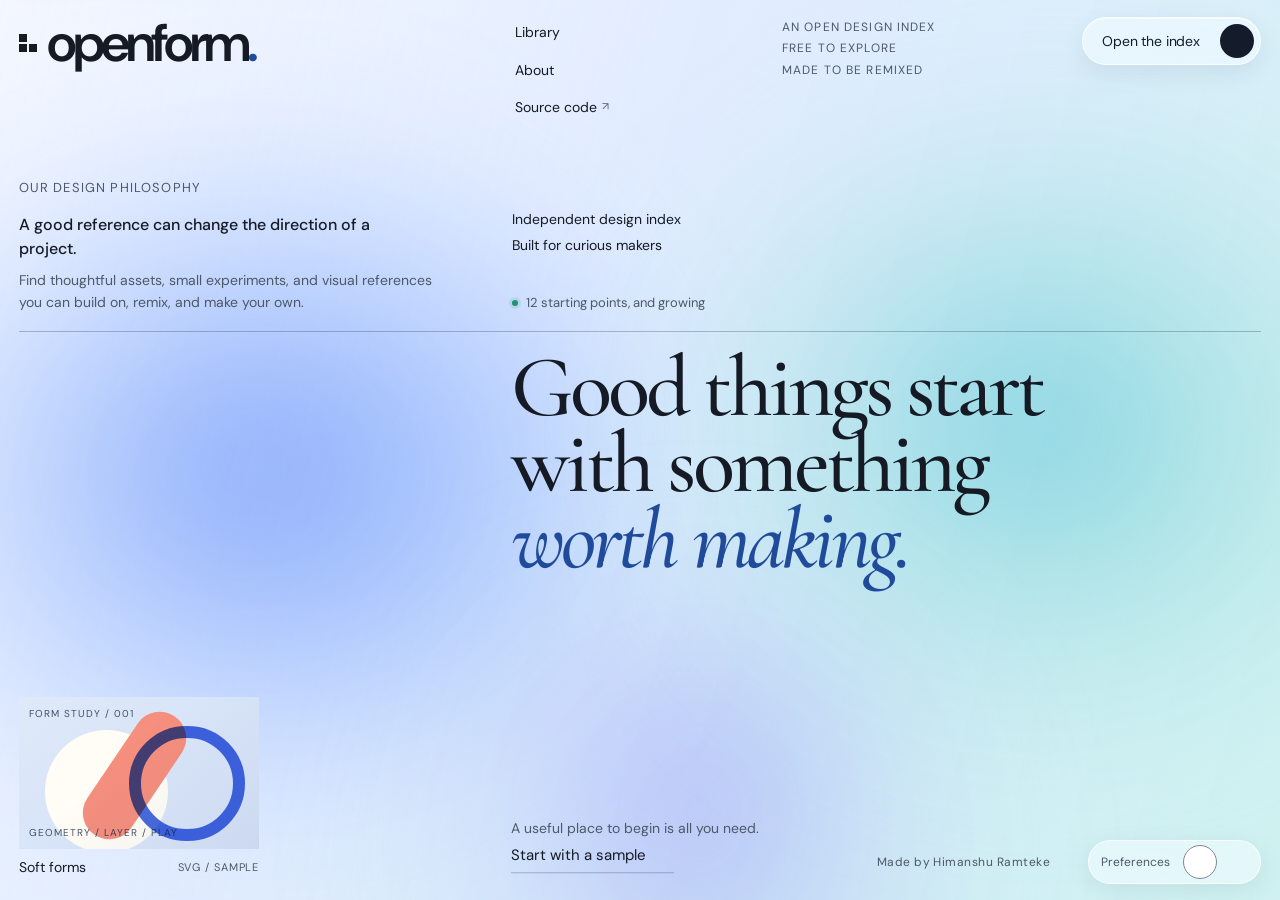
<file: index.html>
<!doctype html>
<html lang="en">
<head>
<meta charset="utf-8"><meta name="viewport" content="width=device-width,initial-scale=1"><meta name="theme-color" content="#eaf1ff">
<meta name="description" content="An independent design index for curious makers. Explore visual resources, experiments, and useful starting points.">
<title>Openform — A place to start something</title>
<link rel="preconnect" href="https://fonts.googleapis.com"><link rel="preconnect" href="https://fonts.gstatic.com" crossorigin>
<link href="https://fonts.googleapis.com/css2?family=Cormorant+Garamond:ital,wght@0,400;0,500;0,600;1,400;1,500;1,600&family=DM+Sans:wght@400;500;600;700&display=swap" rel="stylesheet">
<link rel="stylesheet" href="styles.css?v=20261012-9"><script src="app.js?v=20261012-4" defer></script>
</head>
<body class="home-page">
<a class="skip-link" href="#main-content">Skip to main content</a>
<main class="home-shell" id="main-content">
<section class="hero-panel landing-page" id="top" aria-labelledby="landing-title">
  <div class="landing-background" aria-hidden="true">
    <div class="landing-gradient-base"></div>
    <span class="landing-orb landing-orb-one"></span>
    <span class="landing-orb landing-orb-two"></span>
    <span class="landing-orb landing-orb-three"></span>
    <iframe id="heroGradientEmbed" class="landing-gradient-embed" title="Animated Openform gradient background" src="https://backgrounds.supply/gradient-lab/embed#s=[base64]" data-light-src="https://backgrounds.supply/gradient-lab/embed#s=[base64]" data-dark-src="https://backgrounds.supply/gradient-lab/embed#s=[base64]" loading="eager" tabindex="-1" aria-hidden="true" allow="fullscreen" referrerpolicy="strict-origin-when-cross-origin"></iframe>
    <div class="landing-gradient-wash"></div>
    <div class="landing-grain"></div>
  </div>
  <header class="landing-header">
    <a class="landing-wordmark" href="index.html" aria-label="Openform home"><span class="landing-brand-mark" aria-hidden="true"><i></i><i></i><i></i></span><span>openform<span class="landing-wordmark-dot">.</span></span></a>
    <nav class="landing-nav" aria-label="Main navigation">
      <a href="library.html"><span>Library</span></a>
      <a href="#about"><span>About</span></a>
      <a href="https://github.com/himanshuramteke-sys/openform-preview" target="_blank" rel="noopener noreferrer"><span>Source code <i aria-hidden="true">↗</i></span></a>
    </nav>
    <div class="landing-header-note" aria-label="Openform principles"><span>AN OPEN DESIGN INDEX</span><span>FREE TO EXPLORE</span><span>MADE TO BE REMIXED</span></div>
    <a class="landing-contact" href="library.html"><span class="landing-contact-label">Open the index</span><span class="landing-contact-icon" aria-hidden="true"><span class="mi mi-arrow-up-right"></span></span></a>
  </header>
  <section class="landing-intro" id="about" aria-labelledby="landing-about-title">
    <div class="landing-philosophy">
      <p class="landing-eyebrow" id="landing-about-title">OUR DESIGN PHILOSOPHY</p>
      <p class="landing-philosophy-lead">A good reference can change the direction of a project.</p>
      <p class="landing-philosophy-copy">Find thoughtful assets, small experiments, and visual references you can build on, remix, and make your own.</p>
    </div>
    <div class="landing-facts"><p>Independent design index</p><p>Built for curious makers</p><p class="landing-status"><span aria-hidden="true"></span> 12 starting points, and growing</p></div>
  </section>
  <div class="landing-rule" aria-hidden="true"></div>
  <div class="landing-stage">
    <a class="landing-preview" id="landingPreview" href="library.html" aria-label="Explore the Soft forms sample">
      <div class="landing-preview-art scene-soft" id="landingPreviewArt" aria-hidden="true">
        <span class="landing-preview-kicker">FORM STUDY / 001</span>
        <span class="landing-shape landing-shape-disc"></span><span class="landing-shape landing-shape-cut"></span><span class="landing-shape landing-shape-ring"></span>
        <span class="landing-preview-caption">GEOMETRY / LAYER / PLAY</span>
        <span class="landing-preview-arrow"><span class="mi mi-arrow-up-right" aria-hidden="true"></span></span>
      </div>
      <span class="landing-preview-meta"><span id="landingPreviewTitle">Soft forms</span><span id="landingPreviewFormat">SVG / SAMPLE</span></span>
    </a>
    <div class="landing-statement">
      <h1 id="landing-title">Good things start<br>with something<br><span>worth making.</span></h1>
      <div class="landing-project-link"><p>A useful place to begin is all you need.</p><a href="library.html">Start with a sample <span class="mi mi-arrow-up-right" aria-hidden="true"></span></a></div>
    </div>
  </div>
  <div class="landing-footer">
    <a class="landing-credit" href="https://himanshuramteke.framer.website/" target="_blank" rel="noopener noreferrer">Made by Himanshu Ramteke <span class="mi mi-arrow-up-right" aria-hidden="true"></span></a>
    <div class="landing-preferences" aria-label="Site preferences"><span class="landing-preferences-label">Preferences</span>
      <button class="sound-toggle landing-control" data-sound-toggle type="button" aria-label="Interface sounds" aria-pressed="false" title="Interface sounds"><span class="sound-icon" aria-hidden="true"><span class="mi mi-volume-up"></span></span></button>
      <button class="theme-toggle landing-control" id="themeToggle" type="button" aria-label="Switch colour theme" aria-pressed="false" title="Switch colour theme"><span class="theme-icon" aria-hidden="true"><span class="mi mi-moon"></span></span></button>
    </div>
  </div>
</section>
</main>
</body>
</html>
</file>
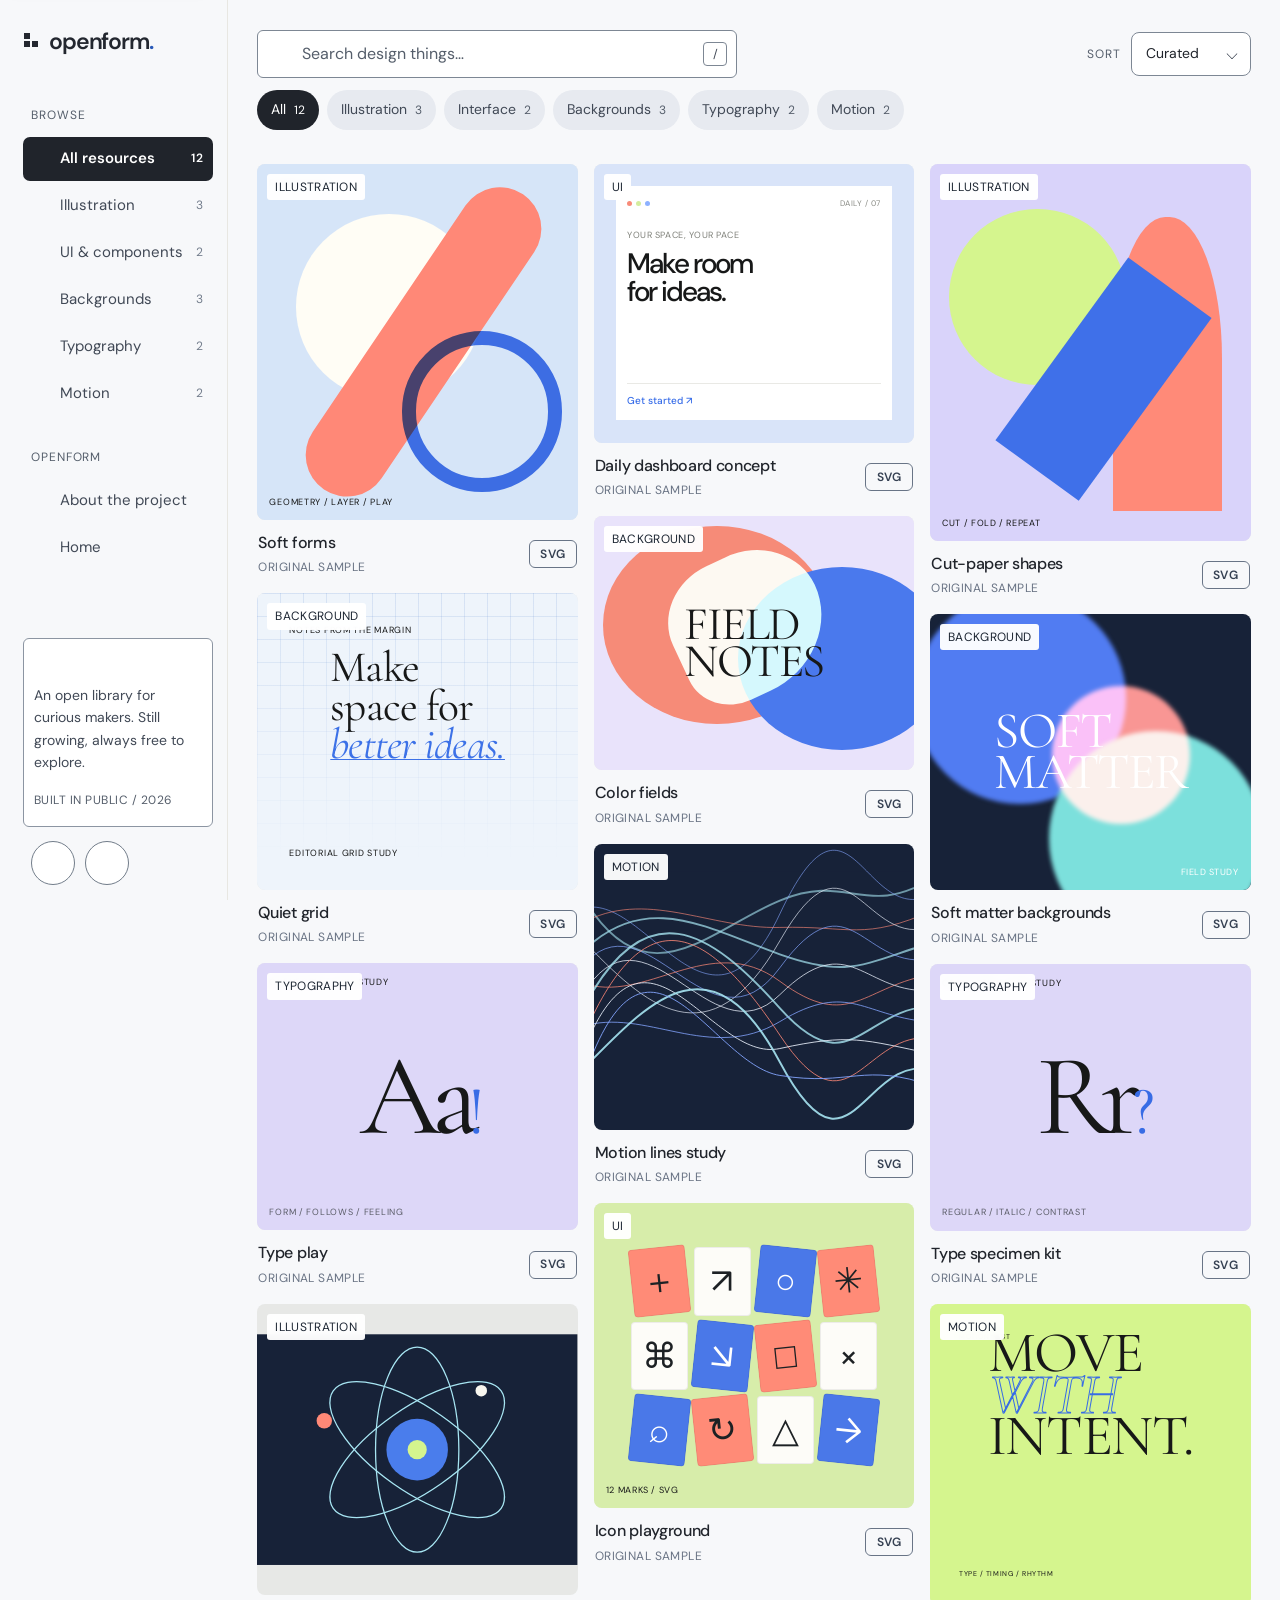
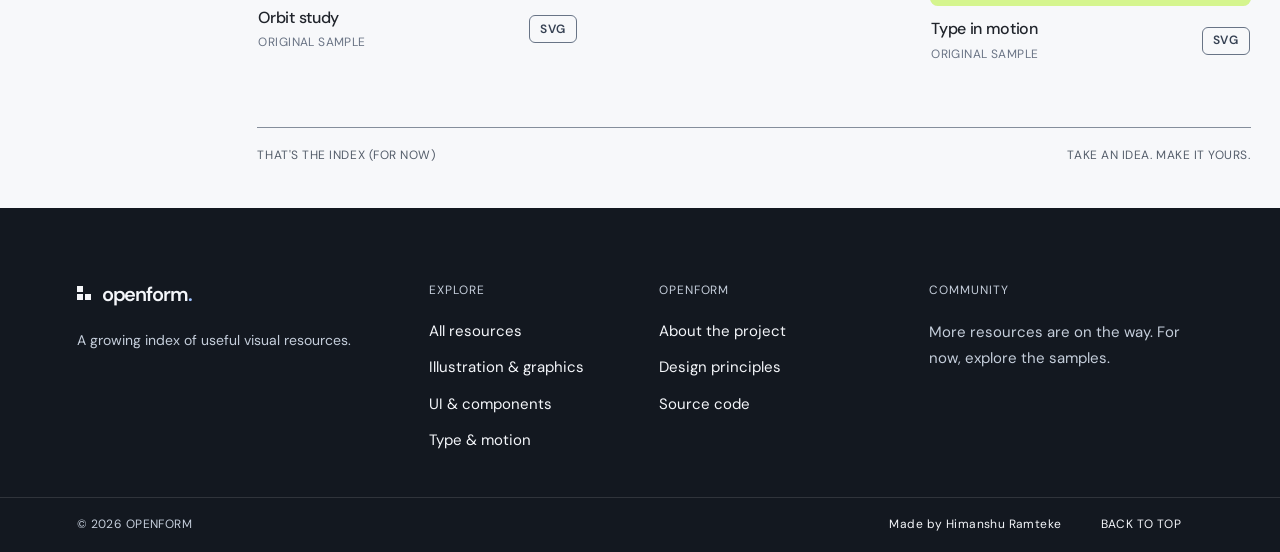
<file: library.html>
<!doctype html>
<html lang="en">
<head>
<meta charset="utf-8"><meta name="viewport" content="width=device-width,initial-scale=1"><meta name="theme-color" content="#f7f7f5">
<meta name="description" content="Browse Openform's growing index of illustration, backgrounds, typography, UI, and motion design resources.">
<title>Library — Openform</title>
<link rel="preconnect" href="https://fonts.googleapis.com"><link rel="preconnect" href="https://fonts.gstatic.com" crossorigin>
<link href="https://fonts.googleapis.com/css2?family=Cormorant+Garamond:ital,wght@0,400;0,500;0,600;1,400;1,500;1,600&family=DM+Sans:wght@400;500;600;700&display=swap" rel="stylesheet">
<link rel="stylesheet" href="styles.css?v=20261012-7"><script src="app.js?v=20261012-4" defer></script>
</head>
<body class="library-page">
<a class="skip-link" href="#main-content">Skip to main content</a>
<div class="library-app" id="libraryTop">
  <aside class="library-sidebar">
    <a class="wordmark" href="index.html" aria-label="Openform home"><span class="brand-mark" aria-hidden="true"><i></i><i></i><i></i></span><span>openform<span class="wordmark-dot">.</span></span></a>
    <div class="sidebar-section"><span class="sidebar-label">BROWSE</span>
      <button class="sidebar-filter is-active" type="button" data-filter="All" aria-pressed="true"><span class="sidebar-icon"><span class="mi mi-stack" aria-hidden="true"></span></span> All resources <span class="sidebar-count">12</span></button>
      <button class="sidebar-filter" type="button" data-filter="Illustration" aria-pressed="false"><span class="sidebar-icon"><span class="mi mi-image" aria-hidden="true"></span></span> Illustration <span class="sidebar-count">3</span></button>
      <button class="sidebar-filter" type="button" data-filter="UI" aria-pressed="false"><span class="sidebar-icon"><span class="mi mi-layout-grid" aria-hidden="true"></span></span> UI & components <span class="sidebar-count">2</span></button>
      <button class="sidebar-filter" type="button" data-filter="Background" aria-pressed="false"><span class="sidebar-icon"><span class="mi mi-image" aria-hidden="true"></span></span> Backgrounds <span class="sidebar-count">3</span></button>
      <button class="sidebar-filter" type="button" data-filter="Typography" aria-pressed="false"><span class="sidebar-icon"><span class="mi mi-file" aria-hidden="true"></span></span> Typography <span class="sidebar-count">2</span></button>
      <button class="sidebar-filter" type="button" data-filter="Motion" aria-pressed="false"><span class="sidebar-icon"><span class="mi mi-play" aria-hidden="true"></span></span> Motion <span class="sidebar-count">2</span></button>
    </div>
    <div class="sidebar-section sidebar-secondary"><span class="sidebar-label">OPENFORM</span><a class="sidebar-link" href="index.html#about"><span class="sidebar-icon"><span class="mi mi-external-link" aria-hidden="true"></span></span> About the project</a><a class="sidebar-link" href="index.html"><span class="sidebar-icon"><span class="mi mi-home" aria-hidden="true"></span></span> Home</a></div>
    <div class="sidebar-note"><span class="sidebar-note-mark"><span class="mi mi-stack" aria-hidden="true"></span></span><p>An open library for curious makers. Still growing, always free to explore.</p><span class="sidebar-note-foot">BUILT IN PUBLIC / 2026</span></div>
    <div class="sidebar-footer"><button class="sound-toggle" data-sound-toggle type="button" aria-label="Interface sounds" aria-pressed="false" title="Interface sounds"><span class="sound-icon" aria-hidden="true"><span class="mi mi-volume-up"></span></span></button><button class="theme-toggle" id="themeToggle" type="button" aria-label="Switch colour theme" aria-pressed="false"><span class="theme-icon" aria-hidden="true"><span class="mi mi-moon"></span></span></button></div>
  </aside>
  <main class="library-main" id="main-content">
    <header class="library-header">
      
      <div class="library-header-controls">
        <div class="library-tools">
          <label class="search-box"><span class="search-icon" aria-hidden="true"><span class="mi mi-search"></span></span><input id="searchInput" type="search" placeholder="Search design things…" aria-label="Search assets"><kbd aria-hidden="true">/</kbd><button id="clearSearch" type="button" aria-label="Clear search"><span class="mi mi-cancel" aria-hidden="true"></span></button></label>
          <label class="sort-wrap"><span>SORT</span><select id="sortSelect" aria-label="Sort resources"><option value="featured">Curated</option><option value="az">A — Z</option><option value="type">Category</option></select></label>
        </div>
        <div class="category-strip" id="filterRow" role="group" aria-label="Filter by category">
          <button class="filter-chip is-active" type="button" data-filter="All" aria-pressed="true">All <span>12</span></button>
          <button class="filter-chip" type="button" data-filter="Illustration" aria-pressed="false">Illustration <span>3</span></button>
          <button class="filter-chip" type="button" data-filter="UI" aria-pressed="false">Interface <span>2</span></button>
          <button class="filter-chip" type="button" data-filter="Background" aria-pressed="false">Backgrounds <span>3</span></button>
          <button class="filter-chip" type="button" data-filter="Typography" aria-pressed="false">Typography <span>2</span></button>
          <button class="filter-chip" type="button" data-filter="Motion" aria-pressed="false">Motion <span>2</span></button>
        </div>
        <span class="sr-only" id="filterStatus" role="status" aria-live="polite" aria-atomic="true">12 resources</span>
      </div>
      <div class="library-header-actions">
        <button class="sound-toggle mobile-sound-toggle" data-sound-toggle type="button" aria-label="Interface sounds" aria-pressed="false" title="Interface sounds"><span class="sound-icon" aria-hidden="true"><span class="mi mi-volume-up"></span></span></button>
        <button class="theme-toggle mobile-theme-toggle" id="themeToggleMobile" type="button" aria-label="Switch colour theme" aria-pressed="false"><span class="theme-icon" aria-hidden="true"><span class="mi mi-moon"></span></span></button>
      </div>
    </header>
    <section class="asset-grid" id="assetGrid" aria-label="Design resources"></section>
    <div class="empty-state" id="emptyState" hidden><span>∅</span><h2>No matches this time.</h2><p>Try another search or clear the filters.</p><button class="reset-button" id="resetFilters" type="button">Reset filters <span class="mi mi-arrow-up-right" aria-hidden="true"></span></button></div>
    <div class="gallery-footer"><span>THAT'S THE INDEX (FOR NOW)</span><span>TAKE AN IDEA. MAKE IT YOURS.</span></div>
  </main>
</div>

<footer class="site-footer-design site-footer-library" id="footer">
  <div class="footer-main footer-library-main">
    <div class="footer-identity">
      <a class="wordmark footer-wordmark" href="index.html"><span class="brand-mark" aria-hidden="true"><i></i><i></i><i></i></span><span>openform<span class="wordmark-dot">.</span></span></a>
      <p>A growing index of useful visual resources.</p>
    </div>
    <nav class="footer-link-group" aria-label="Explore links"><span>EXPLORE</span><a href="library.html">All resources <span class="mi mi-arrow-up-right" aria-hidden="true"></span></a><a href="#assetGrid">Illustration & graphics</a><a href="#assetGrid">UI & components</a><a href="#assetGrid">Type & motion</a></nav>
    <nav class="footer-link-group" aria-label="Project links"><span>OPENFORM</span><a href="index.html#about">About the project</a><a href="DESIGN.md">Design principles <span class="mi mi-arrow-up-right" aria-hidden="true"></span></a><a href="https://github.com/himanshuramteke-sys/openform-preview">Source code <span class="mi mi-arrow-up-right" aria-hidden="true"></span></a></nav>
    <div class="footer-community"><span>COMMUNITY</span><p>More resources are on the way. For now, explore the samples.</p></div>
  </div>
  <div class="footer-bottom"><span>© 2026 OPENFORM</span><a class="footer-credit" href="https://himanshuramteke.framer.website/" target="_blank" rel="noopener noreferrer">Made by Himanshu Ramteke <span class="mi mi-arrow-up-right" aria-hidden="true"></span></a><a href="#libraryTop">BACK TO TOP <span class="mi mi-arrow-up" aria-hidden="true"></span></a></div>
</footer>
<div class="modal-backdrop" id="assetModal" aria-hidden="true"><section class="asset-modal" role="dialog" aria-modal="true" aria-labelledby="modalTitle"><button class="modal-close" id="modalClose" type="button" aria-label="Close asset details"><span class="mi mi-cancel" aria-hidden="true"></span></button><div class="modal-preview" id="modalPreview"></div><div class="modal-info"><div class="modal-eyebrow" id="modalEyebrow"></div><h2 id="modalTitle"></h2><p id="modalDescription"></p><div class="modal-tags" id="modalTags"></div><div class="modal-actions"><button id="downloadButton" class="pill-link" type="button">Download sample <span class="mi mi-download" aria-hidden="true"></span></button><button id="copyButton" class="secondary-button" type="button"><span class="mi mi-copy" aria-hidden="true"></span> Copy source SVG</button></div><p class="modal-note" id="modalNote">Original sample artwork for testing the library experience.</p></div></section></div>
</body>
</html>
</file>
<file: styles.css>
:root{color-scheme:light;--page:#efeeeb;--paper:#fff;--surface:#f7f7f5;--ink:#171818;--muted:#858681;--line:#e5e4df;--blue:#4386f5;--blue-deep:#3468e9;--cyan:#a5e8f4;--mint:#b8efdf;--coral:#ff8977;--lavender:#dcdffb;--lime:#d5f58e;--sans:"DM Sans",sans-serif;--serif:"Cormorant Garamond",Georgia,serif;--ease:cubic-bezier(.22,.7,.18,1)}*{box-sizing:border-box}html{scroll-behavior:smooth;scroll-padding-top:22px}body{margin:0;color:var(--ink);font-family:var(--sans);font-size:17px;line-height:1.5;-webkit-font-smoothing:antialiased}a{color:inherit;text-decoration:none}button,input,select{color:inherit;font:inherit}button{cursor:pointer}button:focus-visible,a:focus-visible,input:focus-visible,select:focus-visible,[tabindex]:focus-visible{outline:2px solid var(--blue-deep);outline-offset:3px}::selection{background:#c8dcff;color:#182139}[hidden]{display:none!important}body.dark{color-scheme:dark;--page:#191a1c;--paper:#222426;--surface:#26282b;--ink:#f3f2ef;--muted:#a2a39f;--line:#383a3d}
.wordmark{display:inline-flex;align-items:center;gap:9px;font-size:22px;font-weight:600;letter-spacing:-1.15px;white-space:nowrap}.wordmark-dot{color:var(--blue)}.brand-mark{position:relative;display:inline-grid;grid-template-columns:repeat(2,6px);grid-template-rows:repeat(2,6px);gap:2px;width:16px;height:16px}.brand-mark i{display:block;background:var(--ink)}.brand-mark i:first-child{grid-column:1;grid-row:1}.brand-mark i:nth-child(2){grid-column:2;grid-row:2}.brand-mark i:nth-child(3){grid-column:1;grid-row:2}
.eyebrow,.section-index,.aside-number,.field-caption,.field-coordinates,.panel-corner-label,.art-index,.art-caption,.asset-format,.footer-note,.sidebar-label,.sidebar-count,.sidebar-footer,.sidebar-note-foot,.collection-note,.sort-wrap>span,.gallery-eyebrow,.gallery-count,.preview-label,.asset-meta p,.asset-category,.modal-eyebrow{font-family:var(--sans);letter-spacing:.075em}
.ambient-ribbon{position:fixed;z-index:0;pointer-events:none;border:1px solid rgba(126,143,159,.15);border-radius:50%;transform:rotate(-28deg)}.ribbon-one{width:410px;height:860px;left:-290px;top:-220px}.ribbon-two{width:520px;height:920px;right:-350px;top:17vh;transform:rotate(31deg)}
.home-page{position:relative;min-height:100vh;overflow-x:hidden;background:var(--page)}.home-shell{position:relative;z-index:1;width:min(1380px,calc(100% - 96px));margin:58px auto 0}
.hero-panel{position:relative;isolation:isolate;min-height:680px;overflow:hidden;border-radius:24px;background:var(--paper);box-shadow:0 28px 90px rgba(30,35,42,.055)}.hero-nav{position:relative;z-index:5;display:flex;align-items:center;justify-content:space-between;gap:24px;height:78px;padding:0 clamp(24px,5vw,66px);border-bottom:1px solid rgba(20,24,28,.055)}.hero-nav nav{display:flex;align-items:center;gap:clamp(22px,4vw,54px)}.hero-nav nav a{color:#747772;font-size:14px;transition:color .2s}.hero-nav nav a:hover{color:var(--ink)}.nav-cta{display:inline-flex;align-items:center;gap:19px;min-height:39px;padding:0 15px;border-radius:99px;background:#171818;color:#fff;font-size:13px;box-shadow:0 3px 8px #17181812;transition:transform .2s,background .2s}.nav-cta:hover{background:var(--blue-deep);transform:translateY(-1px)}.nav-cta span{font-size:17px}
.hero-content{position:relative;z-index:2;display:grid;grid-template-columns:minmax(0,1.15fr) minmax(220px,.55fr);gap:clamp(26px,6vw,86px);padding:82px clamp(30px,8vw,112px) 240px}.hero-main-copy{max-width:740px}.hero-main-copy .eyebrow{display:flex;align-items:center;gap:10px;margin:0 0 28px;color:#777a76;font-size:11px}.eyebrow-dot{display:inline-block;width:6px;height:6px;border-radius:50%;background:var(--blue)}.hero-main-copy h1{margin:0;font-family:var(--serif);font-size:clamp(62px,7.2vw,103px);font-weight:400;line-height:.88;letter-spacing:-.035em}.hero-main-copy h1 em{color:#376fe2;font-weight:400;font-style:italic}.hero-description{max-width:420px;margin:24px 0 0;color:#737670;font-size:16px;line-height:1.7}.hero-actions{display:flex;align-items:center;flex-wrap:wrap;gap:24px;margin-top:25px}.button-primary{display:inline-flex;align-items:center;justify-content:space-between;gap:23px;min-height:43px;padding:0 15px;border-radius:99px;background:#171818;color:#fff;font-size:13px;transition:background .2s,transform .2s}.button-primary span{font-size:18px}.button-primary:hover{background:var(--blue-deep);transform:translateY(-2px)}.text-cta{padding:8px 0;border-bottom:1px solid #d9dad6;color:#656862;font-size:13px}.text-cta span{margin-left:8px;color:#191a1a}
.hero-aside{display:flex;flex-direction:column;justify-content:center;gap:26px;padding-top:15px}.hero-aside-item{display:grid;grid-template-columns:27px 1fr;gap:14px;align-items:start;padding-top:17px;border-top:1px solid #e8e8e4}.aside-number{padding-top:3px;color:#9b9d98;font-size:11px}.hero-aside-item strong{display:block;font-size:15px;font-weight:500;letter-spacing:-.02em}.hero-aside-item p{max-width:230px;margin:5px 0 0;color:#898b85;font-size:13px;line-height:1.65}
.hero-field{position:absolute;z-index:1;right:0;bottom:0;left:0;height:265px;overflow:hidden;background:linear-gradient(180deg,rgba(255,255,255,0) 0%,rgba(228,240,255,.4) 29%,rgba(210,231,255,.8) 100%)}.field-colour{position:absolute;inset:-35% -10% -25%;opacity:.92;background:radial-gradient(ellipse at 24% 90%,rgba(98,156,255,.86),transparent 39%),radial-gradient(ellipse at 53% 85%,rgba(103,211,238,.88),transparent 43%),radial-gradient(ellipse at 80% 95%,rgba(170,179,255,.82),transparent 41%),radial-gradient(ellipse at 42% 35%,rgba(243,248,255,.96),transparent 50%),linear-gradient(105deg,#e8f3ff 5%,#d1ecff 46%,#d8d9ff 100%);background-size:145% 150%;filter:blur(11px);animation:field-drift 15s var(--ease) infinite alternate}.field-grid{position:absolute;inset:-5% -3% -24%;opacity:.5;background-image:linear-gradient(rgba(48,112,210,.16) 1px,transparent 1px),linear-gradient(90deg,rgba(48,112,210,.16) 1px,transparent 1px);background-size:34px 34px;transform:perspective(550px) rotateX(35deg) scale(1.16);transform-origin:center bottom;mask-image:linear-gradient(to bottom,transparent 0%,rgba(0,0,0,.14) 19%,#000 60%,transparent 100%);animation:grid-drift 18s ease-in-out infinite alternate}.hero-field:after{position:absolute;inset:0;content:"";background:linear-gradient(180deg,#fff 0%,rgba(255,255,255,.56) 14%,transparent 54%);pointer-events:none}.field-caption,.field-coordinates{position:absolute;z-index:2;bottom:18px;color:rgba(29,58,105,.63);font-size:9px;letter-spacing:.1em}.field-caption{left:clamp(30px,8vw,112px)}.field-coordinates{right:clamp(30px,8vw,112px)}.field-orbit{position:absolute;z-index:1;display:block;border:1px solid rgba(58,114,210,.28);border-radius:50%;pointer-events:none}.orbit-a{right:18%;bottom:-72%;width:49%;height:100%;transform:rotate(-12deg);animation:orbit-shift 28s linear infinite}.orbit-b{right:7%;bottom:-89%;width:62%;height:120%;transform:rotate(18deg);border-color:rgba(255,255,255,.5);animation:orbit-shift 34s linear infinite reverse}.panel-corner-label{position:absolute;z-index:4;right:24px;bottom:18px;color:rgba(39,70,116,.55);font-size:9px;letter-spacing:.11em}
@keyframes field-drift{0%{background-position:0% 55%;transform:translate3d(-1.5%,0,0) scale(1.02)}100%{background-position:100% 38%;transform:translate3d(1.5%,-2%,0) scale(1.07)}}@keyframes grid-drift{0%{transform:perspective(550px) rotateX(35deg) scale(1.13) translateX(-1%)}100%{transform:perspective(550px) rotateX(35deg) scale(1.18) translateX(1%)}}@keyframes orbit-shift{to{rotate:360deg}}
.about-strip{display:grid;grid-template-columns:.6fr 1.4fr;gap:40px;width:min(1120px,calc(100% - 50px));margin:118px auto 125px}.section-index{display:flex;align-items:flex-start;justify-content:space-between;color:#858781;font-size:11px}.tiny-mark{color:var(--blue);font-size:24px;line-height:.8}.about-copy{display:grid;grid-template-columns:1.05fr .8fr;gap:50px;align-items:start}.about-copy h2{margin:0;font-family:var(--serif);font-size:clamp(47px,5.5vw,73px);font-weight:400;line-height:.9;letter-spacing:-.025em}.about-copy h2 em{color:#376fe2;font-style:italic}.about-copy>div{padding-top:8px}.about-copy p{margin:0 0 23px;color:#686b65;font-size:15px;line-height:1.8}.underlined-link{display:inline-flex;align-items:center;gap:14px;padding-bottom:6px;border-bottom:1px solid #cfd0cb;font-size:13px;transition:gap .2s,border-color .2s}.underlined-link span{font-size:18px}.underlined-link:hover{gap:20px;border-color:var(--blue)}
.home-selection{padding:0 0 95px}.selection-heading{display:flex;align-items:flex-end;justify-content:space-between;gap:24px;margin-bottom:28px}.selection-heading .eyebrow{margin:0 0 13px;color:#858781;font-size:11px}.selection-heading h2{margin:0;font-family:var(--serif);font-size:clamp(42px,4.7vw,61px);font-weight:400;line-height:.95;letter-spacing:-.025em}.selection-grid{display:grid;grid-template-columns:1.2fr 1fr 1fr;gap:14px}.selection-card{display:block;min-width:0}.selection-art{position:relative;isolation:isolate;display:flex;align-items:center;justify-content:center;aspect-ratio:1.05;overflow:hidden;border-radius:7px}.selection-card-wide .selection-art{aspect-ratio:1.2}.selection-art .art-index,.selection-art .art-caption{position:absolute;z-index:4;left:14px;font-size:10px;letter-spacing:.07em}.art-index{top:14px}.art-caption{bottom:13px}.selection-art-shapes{background:#d4e6ff}.shape-disc{position:absolute;top:17%;left:13%;width:56%;aspect-ratio:1;border-radius:50%;background:#fffdf5}.shape-cut{position:absolute;top:2%;left:39%;width:24%;height:92%;border-radius:100px;background:#f88b79;transform:rotate(32deg)}.shape-loop{position:absolute;right:7%;bottom:4%;width:47%;aspect-ratio:1;border:17px solid #3d70e8;border-radius:50%;mix-blend-mode:multiply}.selection-art-type{background:#d7d1fb}.selection-art-type>strong{font-family:var(--serif);font-size:clamp(110px,14vw,190px);font-weight:400;line-height:.8;letter-spacing:-.13em}.selection-art-type>strong span{color:#4778ec;font-size:.65em}.selection-art-type>small{position:absolute;right:12%;bottom:22%;font-size:11px;line-height:1.2;text-align:right;letter-spacing:.06em}.selection-art-motion{background:#1c2639}.motion-ribbon{position:absolute;inset:-10%;background:repeating-radial-gradient(ellipse at 30% 75%,transparent 0 18px,rgba(156,222,248,.78) 19px 20px,transparent 21px 29px);transform:rotate(-17deg);animation:motion-drift 18s linear infinite alternate}.motion-orb{position:absolute;top:19%;right:19%;width:29%;aspect-ratio:1;border-radius:50%;background:radial-gradient(circle at 35% 30%,#f9fcff,#80b7ff 30%,#476ce5 70%);box-shadow:0 0 38px rgba(111,169,255,.4)}@keyframes motion-drift{to{transform:rotate(-8deg) scale(1.08) translateX(2%)}}.selection-info{display:flex;align-items:flex-start;justify-content:space-between;gap:12px;padding:13px 1px 3px}.selection-info h3{margin:0;font-size:14px;font-weight:500;letter-spacing:-.02em}.selection-info p{margin:5px 0 0;color:#81837d;font-size:13px}.asset-format{padding-top:3px;color:#777973;font-size:10px;white-space:nowrap}
.home-footer{display:flex;align-items:center;justify-content:space-between;gap:20px;min-height:80px;border-top:1px solid #dad9d3}.home-footer p,.home-footer>a:not(.wordmark),.footer-note{color:#7f817b;font-size:12px}.home-footer>a:not(.wordmark){display:flex;align-items:center;gap:9px}.home-footer>a:not(.wordmark) span{font-size:17px}.footer-note{font-size:10px!important;letter-spacing:.08em}
.library-page{min-height:100vh;background:var(--surface)}.library-app{display:grid;grid-template-columns:228px minmax(0,1fr);max-width:1900px;min-height:100vh;margin:0 auto;background:var(--surface)}.library-sidebar{position:sticky;top:0;display:flex;flex-direction:column;align-self:start;min-width:0;height:100vh;padding:23px 14px 15px 23px;border-right:1px solid #e8e7e2;background:var(--surface)}.library-sidebar .wordmark{margin:0 0 46px 1px;font-size:23px}.sidebar-section{display:flex;flex-direction:column;gap:3px}.sidebar-label{margin:0 0 10px 8px;color:#a1a29d;font-size:11px}.sidebar-filter,.sidebar-link{display:flex;align-items:center;gap:10px;width:100%;min-height:34px;padding:0 9px;border:0;border-radius:5px;background:transparent;text-align:left;color:#777a75;font-size:14px;transition:background .18s,color .18s}.sidebar-filter:hover,.sidebar-link:hover{background:#eeefeb;color:var(--ink)}.sidebar-filter.is-active{background:#e9e9e5;color:#191a19;font-weight:500}.sidebar-icon{display:inline-flex;align-items:center;justify-content:center;flex:0 0 16px;width:16px;color:#6d716c;font-size:16px;line-height:1}.sidebar-filter .sidebar-icon{font-size:15px}.sidebar-filter:first-of-type .sidebar-icon{color:var(--blue)}.sidebar-count{margin-left:auto;color:#9b9d96;font-size:10px}.sidebar-secondary{margin-top:32px}.sidebar-note{margin-top:auto;padding:15px 10px 14px;border:1px solid #e9e8e3;border-radius:6px;background:#fff}.sidebar-note-mark{display:block;color:var(--blue);font-size:21px;line-height:1}.sidebar-note p{margin:9px 0 13px;color:#777972;font-size:12px;line-height:1.6}.sidebar-note-foot{color:#9a9c95;font-size:9px;letter-spacing:.08em}.sidebar-footer{display:flex;align-items:center;justify-content:flex-end;gap:10px;padding-top:14px;color:#999b95;font-size:10px;letter-spacing:.07em}.theme-toggle{display:grid;place-items:center;flex:0 0 34px;width:34px;height:34px;border:1px solid #e5e4df;border-radius:50%;background:transparent;font-size:19px;transition:background .2s}.theme-toggle:hover{background:#e9eaf4}.mobile-theme-toggle{display:none}
.library-main{min-width:0;padding:22px clamp(20px,2.3vw,38px) 34px}.library-header{display:flex;align-items:center;justify-content:space-between;gap:20px;margin-bottom:27px}.library-page-title{display:flex;align-items:baseline;flex-wrap:wrap;gap:12px}.library-page-title h1{margin:0;font-size:25px;font-weight:600;letter-spacing:-.055em}.library-page-title h1 span{color:#b0b1ac;font-weight:400}.library-page-title p{margin:0;color:#92948e;font-size:14px}.library-header-actions{display:flex;align-items:center;gap:19px}.collection-note{display:flex;align-items:center;gap:7px;color:#83857f;font-size:10px}.collection-dot{display:inline-block;width:6px;height:6px;border-radius:50%;background:#81cfae}.back-link{font-size:12px;color:#72756e}.back-link span{margin-left:7px;font-size:16px}
.library-tools{display:flex;align-items:center;gap:20px;margin-bottom:15px}.search-box{display:flex;align-items:center;gap:10px;width:min(100%,480px);min-height:42px;padding:0 9px 0 12px;border:1px solid #e5e5df;border-radius:6px;background:#fff}.search-icon{color:#858780;font-size:23px;line-height:1}.search-box input{width:100%;min-width:0;border:0;outline:0!important;background:transparent;font-size:14px}.search-box input::placeholder{color:#a0a29b}.search-box kbd{display:grid;place-items:center;width:20px;height:19px;border:1px solid #e8e8e2;border-radius:4px;color:#9b9d96;font:12px var(--sans)}.search-box button{display:none;place-items:center;width:26px;height:26px;border:0;border-radius:4px;background:transparent;font-size:20px}.sort-wrap{display:flex;align-items:center;gap:8px;margin-left:auto;color:#90928b;font-size:10px;letter-spacing:.09em}.sort-wrap select{min-height:35px;padding:0 24px 0 10px;border:1px solid #e5e5df;border-radius:6px;background:#fff;font-size:13px;letter-spacing:0}
.category-strip{display:flex;align-items:center;flex-wrap:wrap;gap:7px;margin-bottom:28px}.filter-chip{display:inline-flex;align-items:center;gap:8px;min-height:29px;padding:0 12px;border:0;border-radius:99px;background:#eeefed;color:#777a75;font-size:13px;white-space:nowrap;transition:background .18s,color .18s}.filter-chip span{color:#a0a29b;font-size:11px}.filter-chip:hover{background:#e4e7ed;color:#242625}.filter-chip.is-active,.filter-chip.active{background:#191a1b;color:#fff}.filter-chip.is-active span,.filter-chip.active span{color:#cfd0cc}.filter-status{margin-left:auto;color:#9a9c96;font-size:11px}.gallery-heading{display:flex;align-items:flex-end;justify-content:space-between;gap:15px;margin-bottom:13px}.gallery-eyebrow{display:block;margin-bottom:6px;color:#999b94;font-size:10px}.gallery-heading h2{margin:0;font-family:var(--serif);font-size:34px;font-weight:400;line-height:.97;letter-spacing:-.025em}.gallery-count{padding-bottom:3px;color:#9a9c95;font-size:10px}
.asset-grid{column-count:3;column-gap:12px;column-fill:balance}.asset-card{position:relative;display:inline-block;width:100%;margin:0 0 12px;break-inside:avoid;cursor:pointer;animation:fade-up .32s both}.asset-preview{position:relative;isolation:isolate;display:block;width:100%;aspect-ratio:1.12;overflow:hidden;border-radius:7px;background:#e7e8e6;transition:transform .22s,box-shadow .22s}.asset-card:hover .asset-preview{transform:translateY(-2px);box-shadow:0 9px 24px rgba(26,35,52,.08)}.asset-card[data-kind="shape"] .asset-preview{aspect-ratio:.9}.asset-card[data-kind="grid"] .asset-preview{aspect-ratio:1.08}.asset-card[data-kind="type"] .asset-preview{aspect-ratio:1.2}.asset-card[data-kind="orbit"] .asset-preview{aspect-ratio:1.1}.asset-card[data-kind="ui"] .asset-preview{aspect-ratio:1.15}.asset-card[data-kind="fields"] .asset-preview{aspect-ratio:1.26}.asset-card[data-kind="lines"] .asset-preview{aspect-ratio:1.12}.asset-card[data-kind="icons"] .asset-preview{aspect-ratio:1.05}.asset-card[data-kind="paper"] .asset-preview{aspect-ratio:.85}.asset-card[data-kind="soft"] .asset-preview{aspect-ratio:1.16}.asset-card[data-kind="kinetic"] .asset-preview{aspect-ratio:1.06}
.art-sample{position:absolute;inset:0;display:flex;align-items:center;justify-content:center;overflow:hidden;color:#171818}.sample-label,.sample-footer{position:absolute;z-index:3;left:12px;color:currentColor;font-size:9px;letter-spacing:.08em}.sample-label{top:12px}.sample-footer{bottom:11px}.sample-shape{background:#d6e5f8}.sample-circle{position:absolute;top:14%;left:12%;width:58%;aspect-ratio:1;border-radius:50%;background:#fffdf5}.sample-pillar{position:absolute;top:0;left:39%;width:26%;height:100%;border-radius:999px;background:#ff8877;transform:rotate(34deg)}.sample-ring{position:absolute;right:5%;bottom:8%;width:50%;aspect-ratio:1;border:14px solid #4879ea;border-radius:50%;mix-blend-mode:multiply}.sample-soft{background:#172238;color:#fff}.sample-blob{position:absolute;border-radius:50%;filter:blur(2px)}.blob-a{top:-8%;left:-5%;width:66%;aspect-ratio:1;background:#517cf2}.blob-b{right:-4%;bottom:-20%;width:67%;aspect-ratio:1;background:#7ce0dc}.blob-c{top:26%;left:38%;width:43%;aspect-ratio:1;background:#f88676;mix-blend-mode:screen}.sample-soft>span{position:relative;z-index:1;font-family:var(--serif);font-size:clamp(39px,4vw,66px);line-height:.8;letter-spacing:-.025em}.sample-soft small{position:absolute;right:12px;bottom:11px;font-size:9px;letter-spacing:.06em}.sample-type{background:#ddd7f8}.sample-type small,.sample-type label{position:absolute;left:12px;font-size:9px;letter-spacing:.08em}.sample-type small{top:12px}.sample-type label{bottom:11px;color:#5b5d68}.sample-type strong{font-family:var(--serif);font-size:clamp(90px,9vw,140px);font-weight:400;letter-spacing:-.09em}.sample-type strong span{color:#386ce5;font-size:.6em}.sample-orbit svg,.sample-lines svg{display:block;width:100%;height:100%}.sample-ui{padding:7%;background:#d9e4f9}.sample-ui-card{display:flex;flex-direction:column;width:100%;height:100%;padding:11px;background:#fff;color:#171818}.sample-ui-top{display:flex;align-items:center;gap:4px}.sample-ui-top i{width:5px;height:5px;border-radius:50%;background:#f88b79}.sample-ui-top i:nth-child(2){background:#d4ed9e}.sample-ui-top i:nth-child(3){background:#8db1ff}.sample-ui-top span{margin-left:auto;color:#8a8c86;font-size:8px;letter-spacing:.06em}.sample-ui-card>small{margin-top:18px;color:#7f817a;font-size:9px;letter-spacing:.06em}.sample-ui-card>strong{margin-top:7px;font-size:clamp(18px,2.2vw,31px);font-weight:500;line-height:1;letter-spacing:-.07em}.sample-ui-rule{height:1px;margin-top:auto;background:#e9e9e5}.sample-ui-card>b{margin-top:9px;color:#356be8;font-size:10px;font-weight:500}.sample-fields{background:#e9e3fb}.sample-fields>div{position:absolute;inset:4% 26% 18% 3%;border-radius:50%;background:#f68b78}.sample-fields>div:nth-child(2){inset:20% -10% 8% 45%;background:#4a79ed}.sample-fields>div:nth-child(3){inset:15% 28% 30% 24%;border-radius:48% 52% 64% 36%;background:#c4f1e6;mix-blend-mode:screen;transform:rotate(-25deg)}.sample-fields span{position:relative;z-index:1;font-family:var(--serif);font-size:47px;line-height:.8;letter-spacing:-.03em}.sample-lines{background:#172238}.sample-icons{background:#d7edaa}.icon-grid{display:grid;grid-template-columns:repeat(4,1fr);gap:6px;width:77%;height:71%}.icon-grid span{display:grid;place-items:center;border:1px solid rgba(31,35,34,.07);border-radius:4px;background:#fdfcf8;color:#1d2124;font-size:clamp(20px,3vw,35px)}.icon-grid span:nth-child(3n){background:#4a78e8;color:#fff}.icon-grid span:nth-child(3n + 1){background:#ff8b77}.sample-icons small{position:absolute;bottom:11px;left:12px;font-size:9px;letter-spacing:.07em}.sample-paper{background:#d9d3fa}.paper-circle{position:absolute;top:12%;left:6%;width:55%;aspect-ratio:1;border-radius:50%;background:#d5f58e}.paper-arch{position:absolute;top:14%;right:9%;width:34%;height:78%;border-radius:48% 48% 0 0;background:#ff8a78}.paper-cut{position:absolute;top:27%;left:38%;width:32%;height:60%;background:#3f70e9;transform:rotate(36deg)}.paper-label{position:absolute;bottom:11px;left:12px;font-size:9px;letter-spacing:.07em}.sample-spectrum{background:#192537}.sample-spectrum>div{position:absolute;width:68%;height:92%;border-radius:50%;background:#5a83ef;filter:blur(1px);transform:rotate(28deg)}.sample-spectrum>div:nth-child(2){width:47%;background:#ff8977;transform:rotate(-25deg)}.sample-spectrum>div:nth-child(3){width:27%;background:#d2f2e7;transform:rotate(8deg)}.sample-spectrum span{position:relative;color:#171818;font-family:var(--serif);font-size:30px;line-height:.85}.sample-kinetic{align-items:flex-start;justify-content:center;padding:9%;background:#d5f58e}.sample-kinetic small,.sample-kinetic>span{position:absolute;left:9%;font-size:7px;letter-spacing:.08em}.sample-kinetic small{top:9%}.sample-kinetic>span{bottom:9%}.sample-kinetic strong{font-family:var(--serif);font-size:clamp(41px,4.5vw,66px);font-weight:400;line-height:.72;letter-spacing:-.025em}.sample-kinetic em{color:transparent;font-style:italic;-webkit-text-stroke:1px #386ce5}.sample-grid{align-items:flex-start;justify-content:center;padding:10%;background:#eef4fb}.grid-lines{position:absolute;inset:0;background-image:linear-gradient(rgba(65,118,202,.14) 1px,transparent 1px),linear-gradient(90deg,rgba(65,118,202,.14) 1px,transparent 1px);background-size:23px 23px;mask-image:linear-gradient(to bottom,#000,transparent 90%)}.sample-grid small,.sample-grid span{position:absolute;left:10%;font-size:9px;letter-spacing:.08em}.sample-grid small{top:10%}.sample-grid span{bottom:10%}.sample-grid strong{position:relative;margin-top:9%;font-family:var(--serif);font-size:clamp(31px,3.4vw,50px);font-weight:400;line-height:.88;letter-spacing:-.02em}.sample-grid em{color:#3c71e7;font-style:italic;text-decoration:underline;text-decoration-thickness:1px}
.asset-open{position:absolute;right:9px;bottom:9px;z-index:5;display:grid;place-items:center;width:29px;height:29px;border:0;border-radius:50%;background:rgba(28,31,33,.54);color:#fff;font-size:18px;transition:background .18s,transform .18s}.asset-open:hover,.asset-card:hover .asset-open{background:#1b1d1e;transform:translate(1px,-1px)}.preview-label{position:absolute;top:10px;left:10px;z-index:5;padding:4px 6px;border-radius:3px;background:rgba(255,255,255,.84);color:#3d403c;font-size:9px;letter-spacing:.05em;backdrop-filter:blur(5px)}.asset-meta{display:flex;align-items:flex-start;justify-content:space-between;gap:9px;padding:10px 1px 1px}.asset-meta h3{margin:0;font-size:12px;font-weight:500;letter-spacing:-.02em}.asset-meta p{margin:4px 0 0;color:#92948e;font-size:10px;letter-spacing:.035em}.asset-category{padding:4px 6px;border:1px solid #e5e5df;border-radius:3px;color:#7c7f78;font-size:10px;letter-spacing:0;white-space:nowrap}.empty-state{padding:90px 20px;text-align:center}.empty-state>span{color:var(--blue);font-family:var(--serif);font-size:47px}.empty-state h2{margin:6px 0 8px;font-family:var(--serif);font-size:36px;font-weight:400}.empty-state p{color:var(--muted);font-size:14px}.reset-button{margin-top:7px;padding:9px 12px;border:0;border-radius:4px;background:#171818;color:#fff;font-size:13px}.gallery-footer{display:flex;justify-content:space-between;gap:20px;margin-top:37px;padding:16px 0 0;border-top:1px solid #e5e4df;color:#a1a29b;font-size:9px;letter-spacing:.1em}
.modal-backdrop{position:fixed;z-index:50;inset:0;display:none;align-items:center;justify-content:center;overflow:auto;padding:24px;background:rgba(23,25,29,.58);backdrop-filter:blur(7px)}.modal-backdrop.open{display:flex}.asset-modal{position:relative;display:grid;grid-template-columns:1fr 1fr;width:min(900px,100%);max-height:calc(100vh - 48px);overflow:auto;border-radius:8px;background:var(--paper);box-shadow:0 24px 80px #0003}.modal-close{position:absolute;z-index:4;top:12px;right:12px;display:grid;place-items:center;width:35px;height:35px;border:1px solid #deded9;border-radius:50%;background:var(--paper);font-size:23px}.modal-preview{position:relative;min-height:340px;overflow:hidden;background:var(--surface)}.modal-preview .art-sample{min-height:100%;aspect-ratio:auto}.modal-info{padding:clamp(25px,4vw,45px)}.modal-eyebrow{color:#969891;font-size:10px;letter-spacing:.08em}.modal-info h2{margin:17px 0 12px;font-family:var(--serif);font-size:clamp(32px,4vw,48px);font-weight:400;line-height:.96}.modal-info>p{color:#777a74;font-size:14px;line-height:1.75}.modal-tags{display:flex;flex-wrap:wrap;gap:6px;margin:20px 0}.modal-tags span{padding:5px 8px;border:1px solid #e2e2dc;border-radius:3px;color:#666963;font-size:11px}.modal-actions{display:flex;flex-wrap:wrap;gap:8px;margin-top:23px}.pill-link,.secondary-button{display:inline-flex;align-items:center;justify-content:center;gap:12px;min-height:40px;padding:10px 13px;border:1px solid #171818;border-radius:4px;background:#171818;color:#fff;font-size:13px}.secondary-button{background:transparent;color:#171818}.modal-info .modal-note{margin-top:20px;font-size:12px}.grain{display:none}
@keyframes fade-up{from{opacity:0;transform:translateY(5px)}to{opacity:1;transform:translateY(0)}}
@media(min-width:1540px){.asset-grid{column-count:4}.library-main{padding-inline:40px}}
@media(max-width:1120px){.home-shell{width:calc(100% - 60px);margin-top:35px}.hero-content{padding:70px 6% 240px;grid-template-columns:minmax(0,1fr) minmax(210px,.65fr)}.hero-main-copy h1{font-size:clamp(62px,8vw,87px)}.library-app{grid-template-columns:205px minmax(0,1fr)}.library-sidebar{padding-left:16px}.library-main{padding-inline:21px}.asset-grid{column-count:2}.selection-grid{gap:12px}}
@media(max-width:760px){.home-shell{width:calc(100% - 28px);margin-top:14px}.hero-panel{min-height:0;border-radius:17px}.hero-nav{height:65px;padding:0 18px}.hero-nav nav{gap:16px}.hero-nav nav a{font-size:13px}.wordmark{font-size:20px;gap:7px}.brand-mark{transform:scale(.86)}.nav-cta{min-height:34px;padding:0 10px;gap:7px;font-size:12px}.hero-content{display:block;padding:49px 22px 224px}.hero-main-copy .eyebrow{margin-bottom:24px;font-size:10px}.hero-main-copy h1{font-size:clamp(59px,11.6vw,85px)}.hero-description{max-width:400px;margin-top:20px;font-size:15px}.hero-actions{gap:17px;margin-top:21px}.button-primary{min-height:39px;padding:0 12px;font-size:12px}.text-cta{font-size:12px}.hero-aside{display:none}.hero-field{height:226px}.field-caption{left:22px;bottom:13px;font-size:8px}.field-coordinates{right:22px;bottom:13px;font-size:8px}.panel-corner-label{display:none}.about-strip{grid-template-columns:1fr;gap:20px;width:calc(100% - 44px);margin:75px auto 80px}.section-index{font-size:10px}.tiny-mark{font-size:21px}.about-copy{grid-template-columns:1fr;gap:22px}.about-copy h2{font-size:59px}.about-copy>div{padding-top:0}.about-copy p{max-width:500px;font-size:14px}.home-selection{padding-bottom:65px}.selection-heading{align-items:flex-start;flex-direction:column;gap:17px}.selection-heading h2{font-size:43px}.selection-grid{grid-template-columns:1fr 1fr;gap:21px 10px}.selection-card-wide{grid-column:span 2}.selection-card-wide .selection-art{aspect-ratio:1.35}.selection-art{aspect-ratio:1}.selection-art-type>strong{font-size:clamp(100px,23vw,145px)}.selection-art-type>small{font-size:9px}.selection-info{padding-top:9px}.selection-info h3{font-size:12px}.selection-info p{font-size:12px;line-height:1.4}.asset-format{font-size:9px}.home-footer{flex-wrap:wrap;gap:10px;padding:18px 0}.home-footer p{display:none}.footer-note{display:none}
.library-app{display:block}.library-sidebar{position:relative;display:grid;grid-template-columns:1fr auto;align-items:center;height:auto;padding:13px 17px;border-right:0;border-bottom:1px solid #e8e7e2}.library-sidebar .wordmark{margin:0}.sidebar-section,.sidebar-note,.sidebar-footer{display:none}.library-main{padding:21px 17px 30px}.library-header{margin-bottom:19px}.library-page-title{display:block}.library-page-title h1{font-size:23px}.library-page-title p{margin-top:4px;font-size:12px}.library-header-actions{gap:11px}.collection-note,.back-link{display:none}.mobile-theme-toggle{display:grid}.library-tools{gap:10px}.search-box{min-height:40px}.sort-wrap{gap:5px}.sort-wrap>span{font-size:9px}.sort-wrap select{padding:0 18px 0 7px;min-height:34px;font-size:12px}.category-strip{flex-wrap:nowrap;overflow-x:auto;padding:1px 0 8px;margin-right:-17px;margin-bottom:22px;scrollbar-width:none}.category-strip::-webkit-scrollbar{display:none}.filter-chip{min-height:29px;padding:0 10px;font-size:12px}.filter-status{display:none}.gallery-heading h2{font-size:31px}.gallery-count{font-size:9px}.asset-grid{column-count:2;column-gap:9px}.asset-card{margin-bottom:11px}.asset-preview{border-radius:6px}.asset-card[data-kind="shape"] .asset-preview{aspect-ratio:.86}.asset-card[data-kind="paper"] .asset-preview{aspect-ratio:.84}.preview-label{top:7px;left:7px;padding:4px;font-size:8px}.asset-open{right:6px;bottom:6px;width:25px;height:25px;font-size:16px}.asset-meta{gap:6px;padding-top:8px}.asset-meta h3{font-size:11px}.asset-meta p{font-size:9px}.asset-category{font-size:9px;padding:3px 4px}.gallery-footer{font-size:8px}.asset-modal{display:block;max-height:calc(100vh - 24px)}.modal-backdrop{padding:12px}.modal-preview{min-height:220px;max-height:250px}.modal-info{padding:22px}.modal-info h2{font-size:36px}.modal-actions{flex-direction:column;align-items:stretch}.modal-actions button{width:100%}}
@media(max-width:390px){.hero-nav nav{gap:12px}.hero-nav nav a{font-size:12px}.nav-cta{font-size:11px}.hero-main-copy h1{font-size:57px}.hero-content{padding-inline:18px}.field-caption{left:18px}.field-coordinates{right:18px}.library-tools{align-items:stretch;flex-direction:column}.search-box{width:100%}.sort-wrap{justify-content:flex-end}.asset-category{display:none}}
@media(prefers-reduced-motion:reduce){*,*::before,*::after{scroll-behavior:auto!important;animation-duration:.01ms!important;animation-iteration-count:1!important;transition-duration:.01ms!important}}


/* === Reference pass 05: Outway-style footer, clean split hero, animated spectral field === */
:root{
  --page:#efeeeb;--paper:#fff;--surface:#f7f7f5;--ink:#171818;--muted:#858681;--line:#e5e4df;
  --blue:#4386f5;--blue-deep:#3468e9;--cyan:#a5e8f4;--mint:#b8efdf;--coral:#ff8977;--lavender:#dcdffb;--lime:#d5f58e;
  --sans:"DM Sans",sans-serif;--serif:"Cormorant Garamond",Georgia,serif;--footer:#14191f;--footer-ink:#f5f6f7;--footer-muted:#a6adb7;
}
body.dark{color-scheme:dark;--page:#14171c;--paper:#1c2026;--surface:#1a1e24;--ink:#f2f3f3;--muted:#a2a7af;--line:#343a43;--blue:#85b3ff;--blue-deep:#6b9dff;--footer:#10141a;--footer-ink:#f5f6f7;--footer-muted:#a6adb7}
.field-colour{display:none!important}
.hero-field{background:#eaf4fc;height:265px}
.field-canvas{position:absolute;inset:0;display:block;width:100%;height:100%;filter:saturate(1.08)}
.hero-field::after{position:absolute;inset:0;content:"";pointer-events:none;background:linear-gradient(180deg,rgba(255,255,255,.92) 0%,rgba(255,255,255,.42) 18%,rgba(255,255,255,.03) 53%,transparent 76%)}
.field-grid{z-index:1;opacity:.22;background-image:linear-gradient(rgba(41,100,192,.18) 1px,transparent 1px),linear-gradient(90deg,rgba(41,100,192,.18) 1px,transparent 1px);background-size:36px 36px;mask-image:linear-gradient(to bottom,transparent 0%,#000 36%,#000 80%,transparent 100%)}
.field-caption,.field-coordinates{z-index:3;color:rgba(30,58,99,.7);font-size:9px;letter-spacing:.105em}
.hero-theme-toggle{flex:0 0 36px;width:36px;height:36px;border:1px solid #e6e7e4;border-radius:50%;background:rgba(255,255,255,.84);color:#23272d;backdrop-filter:blur(10px)}
.hero-theme-toggle:hover{background:#e7efff}
.hero-nav{gap:clamp(12px,2vw,24px)}
.hero-nav nav{margin-left:auto}
.hero-nav nav a{white-space:nowrap}
.nav-cta{white-space:nowrap}
body.dark.home-page{background:#14171c;color:#f2f3f3}
body.dark.home-page .hero-panel{background:#1c2026;box-shadow:0 28px 90px rgba(0,0,0,.24)}
body.dark.home-page .hero-nav{border-bottom-color:rgba(255,255,255,.08)}
body.dark.home-page .hero-nav nav a,body.dark.home-page .hero-main-copy .eyebrow,body.dark.home-page .hero-description,body.dark.home-page .hero-aside-item p{color:#a2a7af}
body.dark.home-page .hero-main-copy h1{color:#f2f3f3}
body.dark.home-page .hero-main-copy h1 em{color:#8bbaff}
body.dark.home-page .hero-aside-item{border-top-color:#363b43}
body.dark.home-page .aside-number{color:#979eaa}
body.dark.home-page .text-cta{color:#b9bec7;border-bottom-color:#454b55}
body.dark.home-page .text-cta span{color:#eef1f6}
body.dark.home-page .hero-field{background:#111824}
body.dark.home-page .hero-field::after{background:linear-gradient(180deg,rgba(28,32,38,.94) 0%,rgba(28,32,38,.43) 19%,rgba(28,32,38,.04) 53%,transparent 76%)}
body.dark.home-page .field-grid{opacity:.18;background-image:linear-gradient(rgba(111,157,255,.2) 1px,transparent 1px),linear-gradient(90deg,rgba(111,157,255,.2) 1px,transparent 1px)}
body.dark.home-page .field-caption,body.dark.home-page .field-coordinates{color:rgba(210,226,255,.75)}
body.dark.home-page .hero-theme-toggle{background:#262c35;border-color:#414854;color:#f2f3f3}
body.dark.home-page .about-copy p{color:#b7bbc2}
body.dark.home-page .section-index,body.dark.home-page .selection-heading .eyebrow{color:#a2a7af}
body.dark.home-page .underlined-link{border-color:#444b55}
body.dark.home-page .selection-info p,body.dark.home-page .asset-format{color:#a2a7af}
body.dark.home-page .home-footer{border-top-color:#343a43}
body.dark.home-page .home-footer p,body.dark.home-page .home-footer>a:not(.wordmark),body.dark.home-page .footer-note{color:#a2a7af}
/* Outway-inspired footer structure: statement, link columns, community CTA, compact legal rail. */
.site-footer-design{position:relative;isolation:isolate;overflow:hidden;width:100%;background:var(--footer);color:var(--footer-ink);font-family:var(--sans)}
.home-shell .site-footer-design{left:50%;width:100vw;margin-left:-50vw}
.footer-spotlight{position:relative;isolation:isolate;overflow:hidden;padding:clamp(36px,5.5vw,76px) clamp(22px,6.5vw,100px) clamp(40px,6vw,82px);border-bottom:1px solid rgba(255,255,255,.12)}
.footer-spotlight-glow{position:absolute;z-index:-1;inset:0;background:radial-gradient(ellipse at 72% 110%,rgba(70,123,240,.42),transparent 44%),radial-gradient(ellipse at 87% 45%,rgba(75,192,218,.13),transparent 28%);pointer-events:none}
.footer-spotlight-meta{display:flex;justify-content:space-between;gap:20px;color:var(--footer-muted);font-size:11px;letter-spacing:.1em}
.footer-spotlight-main{display:flex;align-items:flex-end;justify-content:space-between;gap:30px;margin-top:40px}
.footer-eyebrow{margin:0 0 15px;color:#aab2be;font-size:11px;letter-spacing:.12em}
.footer-spotlight-main h2{margin:0;font-family:var(--serif);font-size:clamp(50px,7.5vw,106px);font-weight:400;line-height:.83;letter-spacing:-.025em}
.footer-spotlight-main h2 em{color:#9ac8ff;font-style:italic}
.footer-primary-cta{display:inline-flex;align-items:center;justify-content:space-between;gap:25px;min-height:45px;padding:0 16px;border:1px solid rgba(255,255,255,.25);border-radius:999px;background:#f5f6f7;color:#171a20;font-size:13px;font-weight:500;white-space:nowrap;transition:background .2s,transform .2s}
.footer-primary-cta span{font-size:19px}
.footer-primary-cta:hover{background:#9ac8ff;transform:translateY(-2px)}
.footer-big-word{position:absolute;right:-.035em;bottom:-.25em;z-index:-1;color:rgba(255,255,255,.035);font-size:clamp(125px,24vw,350px);font-weight:700;line-height:.8;letter-spacing:-.105em;white-space:nowrap;pointer-events:none}
.footer-content{display:grid;grid-template-columns:minmax(220px,1.5fr) repeat(2,minmax(120px,.72fr)) minmax(200px,1.12fr);gap:clamp(20px,3.5vw,54px);padding:42px clamp(22px,6.5vw,100px) 46px}
.footer-intro .footer-wordmark{color:#f5f6f7;font-size:24px}
.footer-intro .brand-mark i{background:#f5f6f7}
.footer-intro .wordmark-dot{color:#9ac8ff}
.footer-intro p{max-width:275px;margin:18px 0 25px;color:#b3bbc5;font-size:14px;line-height:1.7}
.footer-intro-note{color:#8b95a3;font-size:10px;letter-spacing:.1em}
.footer-link-group,.footer-community{display:flex;flex-direction:column;align-items:flex-start;gap:12px}
.footer-link-group>span,.footer-community>span{margin:4px 0 6px;color:#8f9aa8;font-size:10px;letter-spacing:.11em}
.footer-link-group a,.footer-community>a{display:inline-flex;align-items:center;gap:7px;color:#e4e7eb;font-size:13px;transition:color .18s}
.footer-link-group a span,.footer-community>a span{color:#9ac8ff}
.footer-link-group a:hover,.footer-community>a:hover{color:#9ac8ff}
.footer-community h3{margin:0;font-family:var(--serif);font-size:28px;font-weight:400;line-height:.93}
.footer-community p{max-width:270px;margin:0 0 3px;color:#aeb6c1;font-size:12px;line-height:1.7}
.footer-bottom{display:flex;justify-content:space-between;gap:20px;padding:15px clamp(22px,6.5vw,100px) 17px;border-top:1px solid rgba(255,255,255,.12);color:#8f9aa8;font-size:10px;letter-spacing:.07em}
.footer-bottom a{color:#d8dfe8;white-space:nowrap;transition:color .18s}
.footer-bottom a:hover{color:#9ac8ff}
body.dark .site-footer-design{--footer:#0c1016}
body.dark .footer-primary-cta{background:#f3f4f5;color:#171a20}
body.dark .footer-primary-cta:hover{background:#a2caff}
/* Library theme surfaces follow the same light/dark preference. */
body.dark .library-sidebar,body.dark .library-app{background:var(--surface);border-color:var(--line)}
body.dark .library-sidebar{border-right-color:var(--line)}
body.dark .sidebar-filter,body.dark .sidebar-link{color:#abb0b8}
body.dark .sidebar-filter:hover,body.dark .sidebar-link:hover{background:#2b3038;color:#f5f6f7}
body.dark .sidebar-filter.is-active{background:#303640;color:#f5f6f7}
body.dark .sidebar-note{background:#20242b;border-color:#3a4049}
body.dark .sidebar-note p,body.dark .sidebar-note-foot,body.dark .sidebar-footer{color:#a3aab4}
body.dark .theme-toggle{border-color:#424852;color:#f0f2f4;background:transparent}
body.dark .theme-toggle:hover{background:#303742}
body.dark .library-page-title p,body.dark .collection-note,body.dark .back-link,body.dark .gallery-eyebrow,body.dark .gallery-count,body.dark .filter-status,body.dark .library-rule{color:#a3aab4}
body.dark .search-box,body.dark .sort-wrap select{background:#20242b;border-color:#414751}
body.dark .search-box input::placeholder{color:#8e96a2}
body.dark .search-box kbd{border-color:#414751;color:#a8afba}
body.dark .filter-chip{background:#2b3038;color:#b7bec8}
body.dark .filter-chip span{color:#9ba5b2}
body.dark .filter-chip.is-active,body.dark .filter-chip.active{background:#f2f4f6;color:#1b1e23}
body.dark .filter-chip.is-active span,body.dark .filter-chip.active span{color:#4d5560}
body.dark .asset-category,body.dark .modal-tags span{background:#242930;border-color:#424853;color:#c5cbd2}
body.dark .asset-meta p,body.dark .asset-meta h3{color:#d7dce2}
body.dark .preview-label{background:rgba(22,26,32,.86);color:#f4f6f8}
body.dark .modal-backdrop{background:rgba(0,0,0,.72)}
body.dark .asset-modal{background:#1b2026}
body.dark .modal-close{background:#20242b;border-color:#424853;color:#f4f5f7}
body.dark .modal-info>p,body.dark .modal-info .modal-note{color:#b3bbc5}
body.dark .secondary-button{border-color:#dce1e8;color:#e7ebef}
body.dark .gallery-footer{border-top-color:#414751;color:#8f98a4}
@media(max-width:900px){
  .footer-content{grid-template-columns:1.1fr 1fr 1fr;gap:30px 22px}
  .footer-intro{grid-column:span 3}
  .footer-community{grid-column:span 3;padding-top:22px;border-top:1px solid rgba(255,255,255,.12)}
}
@media(max-width:760px){
  .hero-nav{gap:10px;padding-inline:18px}
  .hero-nav nav{display:none}
  .hero-theme-toggle{margin-left:auto}
  .hero-content{padding-bottom:224px}
  .hero-field{height:226px}
  .field-caption{left:22px}.field-coordinates{right:22px}
  .footer-spotlight{padding:35px 21px 42px}
  .footer-spotlight-meta{font-size:9px}
  .footer-spotlight-main{align-items:flex-start;flex-direction:column;gap:24px;margin-top:32px}
  .footer-spotlight-main h2{font-size:clamp(58px,14vw,82px)}
  .footer-primary-cta{min-height:42px}
  .footer-content{grid-template-columns:1fr 1fr;gap:29px 22px;padding:32px 21px 35px}
  .footer-intro{grid-column:span 2}
  .footer-community{grid-column:span 2;padding-top:23px}
  .footer-bottom{flex-wrap:wrap;gap:10px;padding:14px 21px 17px;font-size:9px}
  .footer-bottom span:nth-child(2){width:100%;order:3}
  .home-shell .site-footer-design{left:50%;width:100vw;margin-left:-50vw}
}
@media(max-width:390px){
 .footer-spotlight-meta span:last-child{max-width:135px;text-align:right}
 .footer-bottom{letter-spacing:.03em}
}
@media(prefers-reduced-motion:reduce){.field-colour,.field-grid{animation:none!important}}

/* Refinement pass: breathing room + Mage Icons */
.mi{display:inline-block;flex:0 0 auto;width:1.15em;height:1.15em;vertical-align:-.2em;background-color:currentColor;-webkit-mask-image:var(--mi-src);mask-image:var(--mi-src);-webkit-mask-repeat:no-repeat;mask-repeat:no-repeat;-webkit-mask-position:center;mask-position:center;-webkit-mask-size:contain;mask-size:contain}
.mi-search{--mi-src:url("https://raw.githubusercontent.com/Mage-Icons/mage-icons/main/svg/stroke/Search.svg")}.mi-arrow-up-right{--mi-src:url("https://raw.githubusercontent.com/Mage-Icons/mage-icons/main/svg/stroke/Arrow%20Up%20Right.svg")}.mi-arrow-down{--mi-src:url("https://raw.githubusercontent.com/Mage-Icons/mage-icons/main/svg/stroke/Arrow%20Down.svg")}.mi-arrow-up{--mi-src:url("https://raw.githubusercontent.com/Mage-Icons/mage-icons/main/svg/stroke/Arrow%20Up.svg")}.mi-arrow-right{--mi-src:url("https://raw.githubusercontent.com/Mage-Icons/mage-icons/main/svg/stroke/Arrow%20Right.svg")}.mi-download{--mi-src:url("https://raw.githubusercontent.com/Mage-Icons/mage-icons/main/svg/stroke/Download.svg")}.mi-copy{--mi-src:url("https://raw.githubusercontent.com/Mage-Icons/mage-icons/main/svg/stroke/Copy.svg")}.mi-cancel{--mi-src:url("https://raw.githubusercontent.com/Mage-Icons/mage-icons/main/svg/stroke/Cancel.svg")}.mi-moon{--mi-src:url("https://raw.githubusercontent.com/Mage-Icons/mage-icons/main/svg/stroke/Moon.svg")}.mi-sun{--mi-src:url("https://raw.githubusercontent.com/Mage-Icons/mage-icons/main/svg/stroke/Sun.svg")}.mi-home{--mi-src:url("https://raw.githubusercontent.com/Mage-Icons/mage-icons/main/svg/stroke/Home.svg")}.mi-stack{--mi-src:url("https://raw.githubusercontent.com/Mage-Icons/mage-icons/main/svg/stroke/Stack.svg")}.mi-globe{--mi-src:url("https://raw.githubusercontent.com/Mage-Icons/mage-icons/main/svg/stroke/Globe.svg")}.mi-image{--mi-src:url("https://raw.githubusercontent.com/Mage-Icons/mage-icons/main/svg/stroke/Image.svg")}.mi-filter{--mi-src:url("https://raw.githubusercontent.com/Mage-Icons/mage-icons/main/svg/stroke/Filter.svg")}.mi-folder{--mi-src:url("https://raw.githubusercontent.com/Mage-Icons/mage-icons/main/svg/stroke/Folder.svg")}.mi-external-link{--mi-src:url("https://raw.githubusercontent.com/Mage-Icons/mage-icons/main/svg/stroke/External%20Link.svg")}.mi-play{--mi-src:url("https://raw.githubusercontent.com/Mage-Icons/mage-icons/main/svg/stroke/Play.svg")}.mi-file{--mi-src:url("https://raw.githubusercontent.com/Mage-Icons/mage-icons/main/svg/stroke/File.svg")}.mi-chevron-right{--mi-src:url("https://raw.githubusercontent.com/Mage-Icons/mage-icons/main/svg/stroke/Chevron%20Right.svg")}
.theme-icon{display:grid;place-items:center;width:18px;height:18px}.theme-icon .mi{width:18px;height:18px}.sidebar-icon{display:inline-flex;align-items:center;justify-content:center;flex:0 0 18px;width:18px;height:18px}.sidebar-icon .mi{width:16px;height:16px}.sidebar-note-mark .mi{width:19px;height:19px}.search-icon .mi{width:20px;height:20px}.search-box button .mi,.modal-close .mi{width:17px;height:17px}.nav-cta .mi,.button-primary .mi,.text-cta .mi,.underlined-link .mi,.asset-format .mi,.footer-link-group .mi,.footer-community .mi,.footer-primary-cta .mi,.back-link .mi,.reset-button .mi,.footer-bottom .mi{width:1.25em;height:1.25em}.asset-open .mi{width:17px;height:17px}.pill-link .mi,.secondary-button .mi{width:15px;height:15px}.mi{transition:opacity .16s ease}
.hero-aside-item{grid-template-columns:22px 1fr;gap:13px}.aside-icon{display:flex;align-items:center;justify-content:center;width:20px;height:20px;color:var(--blue);margin-top:1px}.aside-icon .mi{width:17px;height:17px}
.home-shell{margin-top:66px}.hero-panel{min-height:700px}.hero-content{padding-top:92px;padding-bottom:252px}.hero-field{height:280px}.about-strip{margin-top:140px;margin-bottom:145px;gap:48px}.about-copy{gap:60px}.home-selection{padding-bottom:112px}.selection-heading{margin-bottom:35px}.selection-grid{gap:18px}.selection-info{padding-top:15px}.home-footer{min-height:92px}
.footer-spotlight{padding-top:clamp(44px,6vw,84px);padding-bottom:clamp(46px,6.5vw,88px)}.footer-spotlight-main{margin-top:48px}.footer-content{padding-top:50px;padding-bottom:54px;gap:clamp(24px,4vw,60px)}.footer-bottom{padding-top:18px;padding-bottom:19px}
.library-main{padding-top:30px;padding-bottom:44px}.library-header{margin-bottom:34px}.library-tools{margin-bottom:19px}.category-strip{margin-bottom:35px;gap:8px}.gallery-heading{margin-bottom:18px}.asset-grid{column-gap:16px}.asset-card{margin-bottom:16px}.asset-preview{border-radius:8px}.asset-meta{padding-top:13px}.gallery-footer{margin-top:47px;padding-top:18px}
body.dark .mi{background-color:currentColor}
@media(max-width:1120px){.home-shell{margin-top:42px}.hero-content{padding-top:78px;padding-bottom:242px}.hero-panel{min-height:680px}.hero-field{height:260px}.about-strip{margin-top:105px;margin-bottom:112px}.about-copy{gap:36px}.library-main{padding-top:27px}.asset-grid{column-gap:14px}}
@media(max-width:760px){.home-shell{margin-top:18px}.hero-content{padding-top:52px;padding-bottom:224px}.hero-panel{min-height:0}.hero-field{height:226px}.about-strip{margin-top:80px;margin-bottom:84px;gap:24px}.about-copy{gap:23px}.home-selection{padding-bottom:69px}.selection-heading{margin-bottom:24px}.selection-grid{gap:24px 12px}.selection-info{padding-top:11px}.home-footer{min-height:75px}.footer-spotlight{padding:37px 21px 44px}.footer-spotlight-main{margin-top:34px}.footer-content{padding:34px 21px 38px;gap:29px 24px}.footer-bottom{padding-top:14px;padding-bottom:17px}.library-main{padding:24px 17px 34px}.library-header{margin-bottom:23px}.category-strip{margin-bottom:25px}.gallery-heading{margin-bottom:15px}.asset-grid{column-gap:11px}.asset-card{margin-bottom:14px}.asset-meta{padding-top:10px}.gallery-footer{margin-top:33px}}
@media(prefers-reduced-motion:reduce){.mi{transition:none}}


/* 0.6 — open canvas hero, Gradient Lab-inspired mesh, and one integrated footer */
.ambient-ribbon{display:none!important}
.home-page{background:var(--page);overflow-x:clip}
.home-shell{width:100%;max-width:none;margin:0}
.hero-panel{
  display:flex;flex-direction:column;justify-content:flex-start;isolation:isolate;
  width:100%;min-height:min(900px,100svh);min-height:max(760px,min(920px,100svh));
  margin:0;padding:0;overflow:hidden;border:0;border-radius:0;box-shadow:none;
  background:var(--page);
}
.hero-nav{
  width:100%;height:82px;flex:0 0 82px;gap:24px;
  padding-inline:clamp(24px,6vw,96px);border:0;
}
.hero-nav nav{margin-left:auto;gap:clamp(24px,3vw,42px)}
.hero-nav nav a{font-size:14px;color:#525b67}
.hero-content{
  display:grid;grid-template-columns:minmax(0,1.1fr) minmax(225px,.55fr);align-items:center;
  width:100%;max-width:1500px;flex:1;gap:clamp(36px,7vw,100px);
  margin:0 auto;padding:clamp(82px,11vh,132px) clamp(24px,6vw,96px) 250px;
}
.hero-main-copy{max-width:760px}
.hero-main-copy .eyebrow{margin-bottom:32px;font-size:11px;letter-spacing:.105em}
.hero-main-copy h1{font-size:clamp(68px,8vw,116px);line-height:.91;letter-spacing:-.04em}
.hero-description{max-width:465px;margin-top:27px;font-size:17px;line-height:1.7}
.hero-actions{gap:28px;margin-top:30px}
.button-primary{min-height:48px;padding:0 18px;font-size:14px}
.text-cta{font-size:14px}
.hero-aside{gap:32px;padding-top:34px}
.hero-aside-item{grid-template-columns:24px 1fr;gap:13px;padding-top:18px}
.hero-aside-item strong{font-size:15px}
.hero-aside-item p{font-size:13px;line-height:1.65}
.hero-field{position:absolute;z-index:0;inset:0;width:100%;height:100%;overflow:hidden;background:#f3f5f6;pointer-events:none}
.hero-field::after{display:none!important}
.field-canvas{display:none!important}
.field-colour{
  display:block!important;position:absolute;inset:-17%;opacity:1;filter:saturate(1.2);
  background:
    radial-gradient(ellipse 42% 49% at 72% 75%,rgba(70,126,246,.88) 0%,rgba(84,157,255,.55) 28%,transparent 70%),
    radial-gradient(ellipse 44% 40% at 49% 97%,rgba(70,215,221,.83) 0%,rgba(94,208,234,.38) 32%,transparent 68%),
    radial-gradient(ellipse 38% 46% at 92% 49%,rgba(180,163,255,.70) 0%,rgba(165,178,255,.28) 36%,transparent 73%),
    radial-gradient(ellipse 36% 42% at 17% 76%,rgba(166,219,255,.76) 0%,rgba(166,219,255,.25) 34%,transparent 71%),
    radial-gradient(ellipse 56% 42% at 50% 9%,rgba(255,255,255,.96) 0%,rgba(255,255,255,.78) 39%,transparent 76%),
    linear-gradient(116deg,#f7f7f4 0%,#eef4fa 45%,#e7edfc 100%);
  background-size:140% 140%;background-position:0% 50%;
  animation:openform-mesh-drift 26s cubic-bezier(.45,0,.55,1) infinite alternate;
  will-change:background-position;
}
.field-grid{
  position:absolute;inset:0;opacity:.17;background-size:46px 46px;
  background-image:linear-gradient(rgba(52,106,194,.15) 1px,transparent 1px),linear-gradient(90deg,rgba(52,106,194,.15) 1px,transparent 1px);
  transform:none;mask-image:linear-gradient(105deg,transparent 0%,rgba(0,0,0,.18) 24%,#000 63%,transparent 100%);
  animation:none;
}
.field-caption,.field-coordinates{z-index:2;bottom:23px;color:rgba(38,64,104,.66);font-size:10px;letter-spacing:.11em}
.field-caption{left:clamp(24px,6vw,96px)}
.field-coordinates{right:clamp(24px,6vw,96px)}
.eyebrow-dot{background:#397be9;box-shadow:0 0 0 4px rgba(57,123,233,.10)}
.hero-aside-item{border-top-color:rgba(34,55,89,.13)}
.aside-number{color:#78808d}
.hero-theme-toggle{background:rgba(255,255,255,.6);border-color:rgba(30,48,78,.12);backdrop-filter:blur(12px)}
.nav-cta{min-height:43px;padding-inline:17px;font-size:13px}
.home-shell .site-footer-design{left:auto;width:100%;margin-left:0}
.about-strip{position:relative;z-index:1;margin-top:clamp(100px,12vw,160px);margin-bottom:clamp(110px,12vw,165px)}
.about-copy p{font-size:15px;line-height:1.8}
.about-copy .underlined-link{font-size:13px}
.home-selection{max-width:1600px;margin-inline:auto;padding:0 clamp(24px,6vw,96px) clamp(100px,10vw,140px)}
.selection-heading{margin-bottom:38px}
.selection-heading h2{font-size:clamp(44px,5.1vw,68px);line-height:1.02}
.selection-grid{gap:18px}
.selection-info h3{font-size:16px}
.selection-info p{font-size:13px;line-height:1.55}
.asset-format{font-size:10px}
.selection-art .art-index,.selection-art .art-caption{font-size:10px}

/* Gradient Lab-inspired color mesh: layered color fields, very low motion, no external iframe/assets. */
@keyframes openform-mesh-drift{
  0%{background-position:0% 38%}
  50%{background-position:55% 58%}
  100%{background-position:100% 44%}
}
body.dark.home-page{background:#10151f;color:#f4f6fa}
body.dark.home-page .hero-panel{background:#10151f}
body.dark.home-page .hero-nav{background:transparent}
body.dark.home-page .hero-nav nav a{color:#c2cad8}
body.dark.home-page .hero-main-copy .eyebrow,body.dark.home-page .hero-description,body.dark.home-page .hero-aside-item p{color:#bec5d1}
body.dark.home-page .hero-main-copy h1{color:#f4f6fa}
body.dark.home-page .hero-main-copy h1 em{color:#a9c7ff}
body.dark.home-page .hero-aside-item{border-top-color:rgba(234,241,255,.18)}
body.dark.home-page .aside-icon{color:#9bc3ff}
body.dark.home-page .hero-field{background:#111722}
body.dark.home-page .field-colour{
  background:
    radial-gradient(ellipse 42% 53% at 73% 81%,rgba(55,100,255,.76) 0%,rgba(59,91,222,.40) 31%,transparent 71%),
    radial-gradient(ellipse 43% 41% at 48% 100%,rgba(24,205,221,.66) 0%,rgba(28,157,225,.32) 31%,transparent 70%),
    radial-gradient(ellipse 41% 48% at 96% 41%,rgba(153,92,255,.66) 0%,rgba(125,86,217,.28) 35%,transparent 72%),
    radial-gradient(ellipse 40% 36% at 20% 83%,rgba(45,131,244,.48) 0%,transparent 70%),
    radial-gradient(ellipse 54% 40% at 42% 0%,rgba(55,72,108,.54) 0%,transparent 72%),
    linear-gradient(120deg,#10151f 0%,#121e31 43%,#171c35 100%);
  background-size:140% 140%;
}
body.dark.home-page .field-grid{opacity:.14;background-image:linear-gradient(rgba(140,174,255,.16) 1px,transparent 1px),linear-gradient(90deg,rgba(140,174,255,.16) 1px,transparent 1px)}
body.dark.home-page .field-caption,body.dark.home-page .field-coordinates{color:rgba(224,233,255,.67)}
body.dark.home-page .hero-theme-toggle{background:rgba(28,35,49,.64);border-color:rgba(228,238,255,.2);color:#f3f5f9}
body.dark.home-page .button-primary{background:#f3f5f8;color:#171c25}
body.dark.home-page .button-primary:hover{background:#9dc0ff;color:#10151f}
body.dark.home-page .text-cta{color:#c4cbd7;border-color:rgba(230,236,248,.3)}
body.dark.home-page .text-cta span{color:#f3f5f9}

/* One integrated footer. The home CTA shares the same grid as navigation; library skips the CTA block. */
.site-footer-design{
  position:relative;left:auto;width:100%;margin:0;overflow:hidden;
  background:#131820;color:#f2f4f7;
}
.footer-main{
  position:relative;display:grid;grid-template-columns:minmax(285px,1.3fr) minmax(125px,.65fr) minmax(125px,.7fr) minmax(175px,.85fr);
  align-items:start;gap:clamp(24px,4vw,62px);max-width:1600px;margin:0 auto;
  padding:clamp(43px,5.5vw,76px) clamp(24px,6vw,96px) 45px;
}
.footer-cta-block{display:flex;flex-direction:column;align-items:flex-start;min-width:0}
.footer-eyebrow{margin:0 0 16px;color:#9daabd;font-size:11px;line-height:1.4;letter-spacing:.1em}
.footer-cta-block h2{margin:0;font-family:var(--serif);font-size:clamp(50px,5vw,73px);font-weight:400;line-height:.9;letter-spacing:-.03em}
.footer-cta-block h2 em{color:#a6c6ff;font-style:italic}
.footer-primary-cta{margin-top:24px;min-height:44px;padding-inline:16px;font-size:13px}
.footer-brand-line{display:flex;align-items:center;flex-wrap:wrap;gap:15px;margin-top:38px;padding-top:20px;border-top:1px solid rgba(255,255,255,.12);width:100%}
.footer-wordmark{font-size:20px;color:#f4f5f8}
.footer-wordmark .brand-mark i{background:#f4f5f8}
.footer-wordmark .wordmark-dot{color:#9dc0ff}
.footer-brand-line p,.footer-identity p{margin:0;color:#aeb6c2;font-size:12px;line-height:1.6}
.footer-link-group,.footer-community{display:flex;flex-direction:column;align-items:flex-start;gap:14px;min-width:0}
.footer-link-group>span,.footer-community>span{margin:3px 0 8px;color:#97a2b2;font-size:10px;letter-spacing:.1em}
.footer-link-group a,.footer-community>a{display:inline-flex;align-items:center;gap:7px;color:#e5e8ed;font-size:13px;line-height:1.5;transition:color .18s}
.footer-link-group a .mi,.footer-community>a .mi{color:#a6c6ff}
.footer-link-group a:hover,.footer-community>a:hover{color:#a6c6ff}
.footer-community p{max-width:280px;margin:0 0 2px;color:#aeb6c2;font-size:13px;line-height:1.7}
.footer-bottom{
  display:flex;justify-content:space-between;align-items:center;gap:22px;max-width:none;
  padding:17px clamp(24px,6vw,96px) 19px;border-top:1px solid rgba(255,255,255,.12);
  color:#97a2b2;font-size:10px;letter-spacing:.06em;
}
.footer-bottom a{display:inline-flex;align-items:center;gap:7px;color:#e2e7ef;font-size:10px;white-space:nowrap}
.footer-bottom a:hover{color:#a6c6ff}
.site-footer-library .footer-main{grid-template-columns:minmax(220px,1.1fr) minmax(125px,.65fr) minmax(145px,.8fr) minmax(190px,1fr)}
.footer-identity{display:flex;flex-direction:column;align-items:flex-start;gap:18px}
.footer-identity .footer-wordmark{margin-bottom:1px}
.site-footer-library .footer-community p{max-width:300px}
body.dark .site-footer-design{background:#0b1018}
body.dark .footer-cta-block h2 em{color:#a6c6ff}

/* Responsive type rhythm and spacing */
@media(max-width:1050px){
  .hero-content{grid-template-columns:minmax(0,1fr) minmax(210px,.52fr);gap:34px;padding-top:90px;padding-bottom:220px}
  .hero-main-copy h1{font-size:clamp(66px,8.8vw,96px)}
  .hero-description{font-size:16px}
  .footer-main,.site-footer-library .footer-main{grid-template-columns:minmax(250px,1.2fr) repeat(2,minmax(135px,.7fr))}
  .footer-community{grid-column:2/4;padding-top:20px;border-top:1px solid rgba(255,255,255,.12);width:100%}
}
@media(max-width:760px){
  .hero-panel{min-height:820px;min-height:max(760px,100svh)}
  .hero-nav{height:72px;flex-basis:72px;padding-inline:20px;gap:10px}
  .hero-nav nav{display:flex;gap:16px}
  .hero-nav nav a{font-size:12px}
  .hero-theme-toggle{margin-left:0;flex:0 0 34px;width:34px;height:34px}
  .nav-cta{min-height:38px;padding-inline:12px;font-size:11px;gap:10px}
  .hero-content{display:flex;flex-direction:column;align-items:stretch;justify-content:flex-start;gap:30px;padding:75px 22px 225px}
  .hero-main-copy .eyebrow{font-size:9px;margin-bottom:26px}
  .hero-main-copy h1{font-size:clamp(62px,12vw,84px);line-height:.94}
  .hero-description{font-size:15px;line-height:1.7;max-width:400px}
  .hero-actions{gap:17px;flex-wrap:wrap;margin-top:25px}
  .button-primary,.text-cta{font-size:12px}
  .hero-aside{display:grid;grid-template-columns:1fr 1fr;gap:16px;padding:10px 0 0}
  .hero-aside-item{grid-template-columns:18px 1fr;gap:8px;padding-top:12px}
  .hero-aside-item strong{font-size:13px}
  .hero-aside-item p{font-size:11px;line-height:1.55}
  .aside-icon{width:17px;height:17px}
  .field-caption,.field-coordinates{font-size:8px;bottom:16px}
  .field-caption{left:21px}.field-coordinates{right:21px}
  .about-strip{margin:82px auto 90px;width:calc(100% - 44px);grid-template-columns:1fr;gap:22px}
  .about-copy{grid-template-columns:1fr;gap:23px}
  .about-copy h2{font-size:57px}
  .about-copy p{font-size:14px}
  .home-selection{padding:0 22px 82px}
  .selection-heading{align-items:flex-start;flex-direction:column;gap:20px;margin-bottom:25px}
  .selection-heading h2{font-size:43px}
  .selection-grid{grid-template-columns:1fr 1fr;gap:25px 12px}
  .selection-card-wide{grid-column:span 2}
  .selection-card-wide .selection-art{aspect-ratio:1.35}
  .selection-art{aspect-ratio:1}
  .selection-info{padding-top:10px}
  .selection-info h3{font-size:14px}
  .selection-info p{font-size:11px}
  .asset-format{font-size:8px}
  .footer-main,.site-footer-library .footer-main{grid-template-columns:1fr 1fr;gap:28px 22px;padding:36px 22px 32px}
  .footer-cta-block,.footer-identity{grid-column:span 2}
  .footer-cta-block h2{font-size:clamp(55px,11vw,72px)}
  .footer-brand-line{margin-top:27px;padding-top:17px}
  .footer-link-group,.footer-community{gap:11px}
  .footer-link-group>span,.footer-community>span{margin-bottom:4px}
  .footer-community{grid-column:span 2;padding-top:21px;border-top:1px solid rgba(255,255,255,.12)}
  .footer-bottom{flex-wrap:wrap;gap:11px;padding:15px 22px 17px;font-size:8px}
  .footer-bottom span:nth-child(2){width:100%;order:3}
}
@media(max-width:440px){
  .hero-nav{padding-inline:16px}
  .hero-nav nav{gap:12px}
  .hero-nav nav a{font-size:11px}
  .nav-cta{gap:7px;padding-inline:10px;font-size:10px}
  .hero-content{padding:64px 19px 210px}
  .hero-main-copy h1{font-size:clamp(55px,12.9vw,68px)}
  .hero-main-copy .eyebrow{font-size:8px}
  .hero-description{font-size:14px}
  .hero-aside{grid-template-columns:1fr;gap:18px}
  .hero-aside-item p{max-width:260px}
  .field-coordinates{display:none}
  .footer-main,.site-footer-library .footer-main{gap:26px 18px;padding-inline:19px}
  .footer-cta-block h2{font-size:52px}
  .footer-brand-line{align-items:flex-start;flex-direction:column;gap:10px}
  .footer-link-group a,.footer-community p,.footer-community>a{font-size:12px}
  .footer-bottom{padding-inline:19px}
}
@media(prefers-reduced-motion:reduce){
  .field-colour{animation:none!important}
  .field-grid{animation:none!important}
}


/* About section — align to the same page grid as the open hero and featured work. */
.about-strip{display:block;width:100%;max-width:1600px;margin:clamp(88px,9vw,132px) auto clamp(104px,11vw,156px);padding-inline:clamp(24px,6vw,96px)}
.about-copy{display:grid;grid-template-columns:minmax(0,1.12fr) minmax(280px,.72fr);align-items:center;gap:clamp(48px,10vw,150px)}
.about-headline{min-width:0}
.about-eyebrow{display:flex;align-items:center;gap:9px;margin:0 0 22px;color:var(--muted);font-size:12px;letter-spacing:.1em}
.about-eyebrow::before{content:"";display:inline-block;width:6px;height:6px;border-radius:50%;background:var(--blue)}
.about-copy h2{margin:0;font-family:var(--serif);font-size:clamp(58px,5.7vw,82px);font-weight:400;line-height:.94;letter-spacing:-.035em}
.about-copy h2 em{color:#557af0;font-style:italic}
.about-description{max-width:460px;padding-top:28px}
.about-copy p{margin:0 0 24px;color:#757c89;font-size:16px;line-height:1.8;text-wrap:pretty}
.about-copy .underlined-link{display:inline-flex;align-items:center;gap:12px;padding:0 0 8px;border-bottom:1px solid rgba(130,140,157,.38);color:var(--ink);font-size:14px}
.about-copy .underlined-link span{transition:transform .2s ease}
.about-copy .underlined-link:hover span{transform:translate(2px,-2px)}
body.dark.home-page .about-eyebrow{color:#a2a7af}
body.dark.home-page .about-copy h2 em{color:#7b8fff}
body.dark.home-page .about-copy p{color:#b3bdcb}
body.dark.home-page .about-copy .underlined-link{border-color:rgba(223,231,245,.25);color:#edf1f8}
@media(max-width:900px){.about-strip{margin-top:96px;margin-bottom:110px}.about-copy{grid-template-columns:minmax(0,1fr) minmax(240px,.78fr);gap:42px}.about-copy h2{font-size:clamp(53px,7vw,70px)}.about-description{padding-top:24px}.about-copy p{font-size:15px}}
@media(max-width:650px){.about-strip{margin-top:80px;margin-bottom:86px;padding-inline:22px}.about-copy{grid-template-columns:1fr;gap:25px;align-items:start}.about-eyebrow{font-size:10px;margin-bottom:17px}.about-copy h2{font-size:clamp(53px,12vw,67px);line-height:.93}.about-description{max-width:520px;padding-top:0}.about-copy p{font-size:14px;line-height:1.75;margin-bottom:19px}.about-copy .underlined-link{font-size:13px}}


/* Gradient Lab embed, theme-aware light/dark palette, and consistent landing-page gutters. */
:root{--page-gutter:clamp(24px,6vw,96px);--page-content-max:1600px}
.hero-nav,.hero-content{width:100%;max-width:var(--page-content-max);margin-inline:auto;padding-inline:var(--page-gutter)}
.hero-content{max-width:var(--page-content-max)}
.about-strip,.home-selection{width:100%;max-width:var(--page-content-max);margin-left:auto;margin-right:auto;padding-inline:var(--page-gutter)}
.footer-main{max-width:var(--page-content-max);padding-inline:var(--page-gutter)}
.footer-bottom{padding-inline:max(var(--page-gutter),calc((100vw - var(--page-content-max))/2 + var(--page-gutter)))}
.hero-field{background:var(--page);isolation:isolate}
.hero-gradient-embed{position:absolute;z-index:0;inset:0;display:block;width:100%;height:100%;min-height:100%;border:0;border-radius:0;pointer-events:none;background:var(--page)}
.field-colour{display:none!important}
.hero-field::after{display:block!important;position:absolute;z-index:1;inset:0;content:"";pointer-events:none;background:linear-gradient(90deg,rgba(247,248,252,.82) 0%,rgba(247,248,252,.68) 25%,rgba(247,248,252,.22) 48%,rgba(247,248,252,0) 76%),linear-gradient(180deg,rgba(247,248,252,.20) 0%,transparent 36%,rgba(247,248,252,.06) 100%)}
.field-grid{position:absolute;z-index:2;inset:0;pointer-events:none;opacity:.11;background-size:48px 48px;background-image:linear-gradient(rgba(52,106,194,.18) 1px,transparent 1px),linear-gradient(90deg,rgba(52,106,194,.18) 1px,transparent 1px);transform:none;mask-image:linear-gradient(110deg,transparent 0%,rgba(0,0,0,.10) 28%,#000 65%,transparent 100%);animation:none}
.field-caption,.field-coordinates{z-index:3}
.sound-toggle{display:grid;place-items:center;flex:0 0 36px;width:36px;height:36px;padding:0;border:1px solid rgba(30,48,78,.14);border-radius:50%;background:rgba(255,255,255,.64);color:#23272d;backdrop-filter:blur(12px);transition:background .18s,border-color .18s,transform .18s}
.sound-toggle:hover{transform:translateY(-1px);background:rgba(224,236,255,.92);border-color:rgba(57,123,233,.32)}
.sound-icon{display:grid;place-items:center;width:18px;height:18px}
.sound-icon .mi{width:18px;height:18px}
.mi-volume-up{--mi-src:url("https://raw.githubusercontent.com/Mage-Icons/mage-icons/main/svg/stroke/Volume%20Up.svg")}
.mi-volume-mute{--mi-src:url("https://raw.githubusercontent.com/Mage-Icons/mage-icons/main/svg/stroke/Volume%20Mute.svg")}
body.dark.home-page .hero-field{background:#10151f}
body.dark.home-page .hero-field::after{background:linear-gradient(90deg,rgba(16,21,31,.84) 0%,rgba(16,21,31,.68) 25%,rgba(16,21,31,.22) 48%,rgba(16,21,31,0) 76%),linear-gradient(180deg,rgba(16,21,31,.18) 0%,transparent 36%,rgba(16,21,31,.05) 100%)}
body.dark.home-page .field-grid{opacity:.13;background-image:linear-gradient(rgba(140,174,255,.2) 1px,transparent 1px),linear-gradient(90deg,rgba(140,174,255,.2) 1px,transparent 1px)}
body.dark.home-page .field-caption,body.dark.home-page .field-coordinates{color:rgba(224,233,255,.75)}
body.dark .sound-toggle{border-color:#424852;background:rgba(28,35,49,.64);color:#f3f5f9}
body.dark .sound-toggle:hover{background:#303b50;border-color:#6989c1}
.library-sidebar .sidebar-footer{display:flex;justify-content:flex-end;align-items:center;gap:9px}
.mobile-sound-toggle{display:none}
@media(max-width:760px){
  :root{--page-gutter:22px}
  .hero-nav,.hero-content,.about-strip,.home-selection,.footer-main,.footer-bottom{padding-left:var(--page-gutter);padding-right:var(--page-gutter)}
  .hero-nav{gap:9px}
  .hero-nav nav{margin-left:auto;gap:14px}
  .hero-theme-toggle,.sound-toggle{flex-basis:33px;width:33px;height:33px}
  .mobile-sound-toggle{display:grid}
  .library-sidebar .sidebar-footer{display:none}
  .library-header-actions{gap:8px}
  .library-header-actions .mobile-sound-toggle{display:grid}
  .field-grid{background-size:36px 36px;opacity:.08}
}
@media(max-width:440px){
  :root{--page-gutter:19px}
  .hero-nav nav{display:none}
  .nav-cta{margin-left:auto}
  .hero-nav,.hero-content,.about-strip,.home-selection,.footer-main,.footer-bottom{padding-left:var(--page-gutter);padding-right:var(--page-gutter)}
}
@media(prefers-reduced-motion:reduce){
  .hero-gradient-embed{visibility:visible}
}

/* Footer/hero finish: simpler logo line, clean embed edge, faster curtain movement and darker top in dark mode. */
.hero-field{overflow:hidden}
.hero-gradient-embed{height:100%;min-height:100%}
.field-caption,.field-coordinates{display:none!important}
.footer-brand-line{margin-top:26px;padding-top:0;border-top:0}
.footer-brand-line p{display:none!important}
.footer-credit{display:inline-flex;align-items:center;gap:6px;color:#d4dbe5;font-size:10px;letter-spacing:.035em;white-space:nowrap}
.footer-credit .mi{width:12px;height:12px;color:#a6c6ff}
.footer-credit:hover{color:#a6c6ff}
.footer-bottom{flex-wrap:wrap}
body.dark.home-page .hero-field::after{background:linear-gradient(180deg,rgba(0,0,0,.48) 0%,rgba(2,5,12,.30) 20%,rgba(6,10,20,.12) 38%,transparent 58%)}
@media(max-width:760px){
  .footer-credit{font-size:9px}
  .footer-bottom{column-gap:16px;row-gap:12px}
}
@media(max-width:520px){
  .footer-bottom{align-items:flex-start}
  .footer-bottom .footer-credit{width:100%;order:3}
  .footer-bottom a[href="#top"],.footer-bottom a[href="#"]{margin-left:auto}
}

/* WCAG 2.2 AA / UXDT refinement: readable type, contrast, focus, keyboard access, and reduced motion. */
:root{--page:#f6f7f8;--paper:#fff;--surface:#f7f8fa;--ink:#23272f;--muted:#555e6b;--line:#858e9b;--blue:#2859b8;--blue-deep:#204b9b;--focus:#164fb8;--page-gutter:clamp(24px,6vw,96px);--page-content-max:1600px;color-scheme:light}
body.dark{--page:#111722;--paper:#1c222c;--surface:#171d27;--ink:#f4f6fa;--muted:#c5cedb;--line:#707b8b;--blue:#afcaff;--blue-deep:#c0d4ff;--focus:#d5e3ff;color-scheme:dark}
html{font-size:100%;scroll-padding-top:1rem}
body{font-size:16px;line-height:1.6;color:var(--ink);background:var(--page);text-size-adjust:100%;-webkit-text-size-adjust:100%}
p{line-height:1.65}
a:focus-visible,button:focus-visible,input:focus-visible,select:focus-visible,[role="button"]:focus-visible,[tabindex]:focus-visible{outline:3px solid var(--focus)!important;outline-offset:3px!important;box-shadow:0 0 0 2px var(--paper)}
.skip-link{position:fixed;z-index:1000;top:10px;left:10px;transform:translateY(-160%);padding:12px 16px;border-radius:6px;background:#101722;color:#fff;font:600 16px/1.35 "DM Sans",sans-serif;text-decoration:underline;text-underline-offset:3px;box-shadow:0 4px 16px #0003}
.skip-link:focus{transform:translateY(0);outline:3px solid #a9c8ff!important;outline-offset:3px}
:target{scroll-margin-top:1.5rem}
button,a,select,input{font-family:var(--sans)}
button{line-height:1.4;touch-action:manipulation}
input,select{font-size:16px}
.sound-toggle,.theme-toggle{min-width:44px;min-height:44px;width:44px;height:44px;flex-basis:44px}
.hero-nav nav a{display:inline-flex;align-items:center;min-height:44px;padding:0 2px;color:#414956;font-size:15px}
.nav-cta,.button-primary,.footer-primary-cta{min-height:48px;font-size:15px}
.text-cta,.underlined-link{font-size:15px;line-height:1.5}
.hero-main-copy .eyebrow,.about-eyebrow,.section-index,.footer-eyebrow{font-size:12px;line-height:1.5;letter-spacing:.08em}
.hero-description{font-size:18px;line-height:1.65;color:#414956;max-width:470px}
.hero-aside-item strong{font-size:16px;line-height:1.45}
.hero-aside-item p{font-size:14px;line-height:1.65;color:#414956}
.aside-icon{min-width:24px;min-height:24px}
.about-copy p{font-size:16px;line-height:1.75;color:#414956}
.about-copy .underlined-link{font-size:15px}
.selection-heading .eyebrow{font-size:12px;line-height:1.5;color:#555e6b}
.selection-heading h2{line-height:1.05}
.selection-info h3{font-size:16px;line-height:1.45}
.selection-info p{font-size:14px;line-height:1.55;color:#555e6b}
.asset-format{font-size:12px;line-height:1.4;color:#414956}
.footer-cta-block h2{line-height:.98}
.footer-brand-line p,.footer-identity p{font-size:14px;line-height:1.65;color:#c5cedb}
.footer-link-group,.footer-community{gap:13px}
.footer-link-group>span,.footer-community>span{font-size:12px;line-height:1.5;color:#c5cedb;letter-spacing:.08em}
.footer-link-group a,.footer-community>a{font-size:15px;line-height:1.55;color:#f4f6fa}
.footer-community p{font-size:15px;line-height:1.7;color:#c5cedb}
.footer-bottom{font-size:12px;line-height:1.5;letter-spacing:.035em;color:#c5cedb}
.footer-bottom a{font-size:12px;line-height:1.5;color:#f4f6fa}
.footer-credit{font-size:12px;color:#e7ecf4}
.footer-spotlight-meta{font-size:11px;color:#c5cedb}
.footer-eyebrow{color:#c5cedb}
.footer-cta-block h2 em{color:#b8ceff}
.site-footer-design{background:#131820;color:#f4f6fa}
.site-footer-design a{color:#f4f6fa}
.site-footer-design a:hover{color:#c0d4ff}
.site-footer-design .footer-primary-cta{background:#f7f8fa;color:#171b22;border:2px solid #f7f8fa}
.site-footer-design .footer-primary-cta:hover{background:#d7e4ff;color:#111722}
.home-page .underlined-link{color:#23272f}
body.dark.home-page .hero-main-copy .eyebrow,body.dark.home-page .hero-description,body.dark.home-page .hero-aside-item p{color:#e0e6f0}
body.dark.home-page .hero-main-copy h1{color:#f4f6fa}
body.dark.home-page .hero-main-copy h1 em{color:#c0d4ff}
body.dark.home-page .hero-aside-item strong{color:#f4f6fa}
body.dark.home-page .about-copy p{color:#d1d9e5}
body.dark.home-page .about-copy h2 em{color:#b8ceff}
body.dark.home-page .underlined-link{color:#f4f6fa}
body.dark.home-page .text-cta{color:#edf2fb;border-color:#a6b4c8}
body.dark.home-page .text-cta span{color:#f4f6fa}
.library-page .library-page-title h1{font-size:28px;line-height:1.25;color:#20242b}
.library-page .library-page-title p{font-size:16px;line-height:1.55;color:#555e6b}
.library-page .collection-note,.library-page .back-link,.library-page .gallery-eyebrow,.library-page .gallery-count,.library-page .filter-status,.library-page .sort-wrap>span{font-size:12px;line-height:1.5;color:#555e6b}
.library-page .sidebar-label{font-size:12px;line-height:1.5;color:#555e6b}
.library-page .sidebar-filter,.library-page .sidebar-link{min-height:44px;padding-block:5px;font-size:15px;line-height:1.45;color:#414956}
.library-page .sidebar-filter.is-active{background:#e5e9ef;color:#20242b;font-weight:600}
.library-page .sidebar-filter:hover,.library-page .sidebar-link:hover{background:#e6eaf0;color:#20242b}
.library-page .sidebar-count{font-size:12px;line-height:1.3;color:#555e6b}
.library-page .sidebar-note{background:#fff;border:1px solid #8c95a2}
.library-page .sidebar-note p{font-size:14px;line-height:1.6;color:#414956}
.library-page .sidebar-note-foot{font-size:11px;line-height:1.5;color:#555e6b;letter-spacing:.04em}
.library-page .search-box{min-height:48px;border:1px solid #7d8794;background:#fff}
.library-page .search-box input{font-size:16px;line-height:1.5;color:#20242b}
.library-page .search-box input::placeholder{color:#555e6b;opacity:1}
.library-page .search-box kbd{min-width:24px;min-height:24px;border:1px solid #7d8794;color:#414956;font-size:12px}
.library-page .search-box button{min-width:40px;min-height:40px}
.library-page .sort-wrap select{min-height:44px;border:1px solid #7d8794;background:#fff;color:#20242b;font-size:14px}
.library-page .filter-chip{min-height:40px;padding:6px 14px;background:#e7eaf0;color:#414956;font-size:14px;line-height:1.4}
.library-page .filter-chip span{color:#555e6b;font-size:12px}
.library-page .filter-chip.is-active,.library-page .filter-chip.active{background:#20242b;color:#fff}
.library-page .filter-chip.is-active span,.library-page .filter-chip.active span{color:#fff}
.library-page .gallery-heading h2{font-size:clamp(36px,3.2vw,44px);line-height:1.1;color:#20242b}
.library-page .asset-card{border-radius:8px}
.library-page .preview-label{padding:5px 8px;background:rgba(255,255,255,.96);color:#1d2633;font-size:12px;line-height:1.35;letter-spacing:.025em}
.library-page .asset-open{width:44px;height:44px;right:8px;bottom:8px;background:rgba(20,25,32,.94);color:#fff}
.library-page .asset-meta{gap:12px;padding-top:12px}
.library-page .asset-meta h3{font-size:16px;line-height:1.4;color:#20242b}
.library-page .asset-meta p{font-size:12px;line-height:1.5;color:#555e6b;letter-spacing:.025em}
.library-page .asset-category{padding:4px 8px;border:1px solid #858e9b;background:#fff;color:#414956;font-size:12px;line-height:1.35}
.library-page .empty-state h2{font-size:40px;line-height:1.08;color:#20242b}
.library-page .empty-state p{font-size:16px;line-height:1.65;color:#555e6b}
.library-page .reset-button{min-height:44px;padding:10px 15px;background:#20242b;color:#fff;font-size:15px}
.library-page .gallery-footer{border-top:1px solid #858e9b;color:#555e6b;font-size:12px;line-height:1.5;letter-spacing:.045em}
.library-page .theme-toggle,.library-page .sound-toggle{border:1px solid #727d8a;background:#fff;color:#20242b}
.library-page .theme-toggle:hover,.library-page .sound-toggle:hover{background:#e5ecf8;border-color:#2859b8}
body.dark.library-page .library-main{color:#f4f6fa}
body.dark.library-page .library-page-title h1,body.dark.library-page .gallery-heading h2,body.dark.library-page .asset-meta h3{color:#f4f6fa}
body.dark.library-page .library-page-title p,body.dark.library-page .collection-note,body.dark.library-page .back-link,body.dark.library-page .gallery-eyebrow,body.dark.library-page .gallery-count,body.dark.library-page .filter-status,body.dark.library-page .sort-wrap>span{color:#c5cedb}
body.dark.library-page .sidebar-label,body.dark.library-page .sidebar-count{color:#c5cedb}
body.dark.library-page .sidebar-filter,body.dark.library-page .sidebar-link{color:#d8dfeb}
body.dark.library-page .sidebar-filter.is-active{background:#303b4b;color:#fff}
body.dark.library-page .sidebar-filter:hover,body.dark.library-page .sidebar-link:hover{background:#303947;color:#fff}
body.dark.library-page .sidebar-note{background:#202733;border-color:#707b8b}
body.dark.library-page .sidebar-note p,body.dark.library-page .sidebar-note-foot{color:#d4dce8}
body.dark.library-page .search-box,body.dark.library-page .sort-wrap select{background:#1c222c;border-color:#8a96a7;color:#f4f6fa}
body.dark.library-page .search-box input{color:#f4f6fa}
body.dark.library-page .search-box input::placeholder{color:#c5cedb}
body.dark.library-page .search-box kbd{border-color:#8a96a7;color:#dce3ed}
body.dark.library-page .filter-chip{background:#2b3442;color:#e3e8f0}
body.dark.library-page .filter-chip span{color:#c5cedb}
body.dark.library-page .filter-chip.is-active,body.dark.library-page .filter-chip.active{background:#f4f6fa;color:#111722}
body.dark.library-page .filter-chip.is-active span,body.dark.library-page .filter-chip.active span{color:#111722}
body.dark.library-page .asset-meta p{color:#c5cedb}
body.dark.library-page .asset-category{background:#222b38;border-color:#8a96a7;color:#e3e8f0}
body.dark.library-page .empty-state h2{color:#f4f6fa}
body.dark.library-page .empty-state p{color:#c5cedb}
body.dark.library-page .gallery-footer{border-top-color:#707b8b;color:#c5cedb}
body.dark.library-page .theme-toggle,body.dark.library-page .sound-toggle{background:#222b38;border-color:#8a96a7;color:#f4f6fa}
body.dark.library-page .theme-toggle:hover,body.dark.library-page .sound-toggle:hover{background:#303b4b}
.library-page .modal-close{width:44px;height:44px;min-width:44px;min-height:44px;border:1px solid #7d8794}
.library-page .modal-info h2{font-size:clamp(36px,4vw,48px);line-height:1.08}
.library-page .modal-info>p{font-size:16px;line-height:1.65}
.library-page .modal-eyebrow{font-size:12px;line-height:1.5;color:#555e6b}
.library-page .modal-tags span{font-size:13px;line-height:1.4}
.library-page .pill-link,.library-page .secondary-button{min-height:48px;padding:12px 16px;font-size:14px;line-height:1.4}
.library-page .modal-info .modal-note{font-size:12px;line-height:1.55;color:#555e6b}
body.dark.library-page .modal-close{background:#222b38;border-color:#8a96a7;color:#fff}
body.dark.library-page .modal-eyebrow,body.dark.library-page .modal-info .modal-note{color:#c5cedb}
body.dark.library-page .modal-info>p{color:#e1e6ef}
body.dark.library-page .modal-tags span{background:#222b38;border-color:#8a96a7;color:#e1e6ef}
body.dark.library-page .secondary-button{border-color:#c5cedb;color:#f4f6fa}
.library-page .asset-modal{color:#20242b}
body.dark.library-page .asset-modal{color:#f4f6fa}
.home-page .hero-field::after{display:block!important;position:absolute;z-index:1;inset:0;content:"";pointer-events:none;background:linear-gradient(112deg,rgba(248,250,253,.58) 0%,rgba(248,250,253,.52) 50%,rgba(248,250,253,.48) 100%)}
body.dark.home-page .hero-field::after{display:block!important;position:absolute;z-index:1;inset:0;content:"";pointer-events:none;background:linear-gradient(112deg,rgba(4,8,16,.60) 0%,rgba(4,8,16,.54) 50%,rgba(4,8,16,.48) 100%)}
body.dark.home-page .hero-theme-toggle,body.dark.home-page .sound-toggle{background:rgba(20,27,40,.92);border-color:#8694ab;color:#f4f6fa}
body.dark.home-page .hero-nav nav a{color:#f4f6fa}
body.dark.home-page .hero-nav nav a:hover{color:#c5d8ff}
body.dark.home-page .hero-main-copy .eyebrow{color:#e0e6f0}
body.dark.home-page .hero-aside-item{border-top-color:rgba(226,234,248,.45)}
body.dark.home-page .about-eyebrow,body.dark.home-page .selection-heading .eyebrow{color:#c5cedb}
body.dark.home-page .selection-info p{color:#c5cedb}
body.dark.home-page .asset-format{color:#d8dfeb}
.field-static-gradient{display:none;position:absolute;z-index:0;inset:0;background:radial-gradient(ellipse at 74% 80%,rgba(67,134,245,.86),transparent 44%),radial-gradient(ellipse at 50% 100%,rgba(85,203,234,.75),transparent 46%),radial-gradient(ellipse at 19% 80%,rgba(184,239,223,.70),transparent 45%),radial-gradient(ellipse at 82% 38%,rgba(220,223,251,.68),transparent 48%),linear-gradient(120deg,#eaf1ff,#f7f8fc)}
body.dark .field-static-gradient{background:radial-gradient(ellipse at 74% 80%,rgba(49,95,213,.8),transparent 44%),radial-gradient(ellipse at 50% 100%,rgba(34,189,209,.58),transparent 46%),radial-gradient(ellipse at 19% 80%,rgba(158,227,215,.28),transparent 45%),radial-gradient(ellipse at 82% 38%,rgba(157,158,255,.36),transparent 48%),linear-gradient(120deg,#10151f,#1e2b4b)}
.asset-card:focus-visible{outline:3px solid var(--focus)!important;outline-offset:4px}
.asset-card:focus-visible .asset-preview{box-shadow:0 0 0 2px var(--paper),0 0 0 5px var(--focus)}
@media(max-width:1050px){.footer-main,.site-footer-library .footer-main{gap:28px 24px}}
@media(max-width:760px){
 .hero-nav{flex-wrap:wrap;height:auto;min-height:72px;padding-top:12px;padding-bottom:12px}
 .hero-nav nav{display:flex;margin-left:auto;gap:8px}
 .hero-nav nav a{font-size:14px;min-height:44px}
 .hero-content{gap:26px}
 .hero-main-copy h1{font-size:clamp(56px,10vw,82px);line-height:.98}
 .hero-description{font-size:16px;line-height:1.65}
 .hero-aside{grid-template-columns:1fr 1fr;gap:18px}
 .hero-aside-item strong{font-size:15px}
 .hero-aside-item p{font-size:14px}
 .home-selection{padding-bottom:76px}
 .selection-grid{gap:24px 14px}
 .selection-info h3{font-size:15px}
 .selection-info p{font-size:13px}
 .library-sidebar{padding:16px}
 .library-main{padding:26px 18px 36px}
 .library-header{align-items:flex-start;gap:14px}
 .library-page-title{min-width:0}
 .library-page-title p{max-width:38ch}
 .library-header-actions{flex-wrap:wrap;justify-content:flex-end}
 .library-tools{gap:12px}
 .category-strip{gap:8px}
 .gallery-heading{align-items:flex-end;gap:12px}
 .asset-grid{column-count:2;column-gap:12px}
 .asset-meta h3{font-size:15px}
 .asset-meta p{font-size:12px}
 .asset-category{font-size:12px}
 .footer-main,.site-footer-library .footer-main{gap:27px 20px}
}
@media(max-width:520px){
 .hero-nav{display:flex;gap:8px}
 .hero-nav>.wordmark{order:0}
 .hero-nav>.sound-toggle,.hero-nav>.hero-theme-toggle,.hero-nav>.nav-cta{order:1}
 .hero-nav nav{display:flex!important;order:2;flex:0 0 100%;justify-content:center;margin:5px 0 0}
 .nav-cta{gap:7px;padding-inline:10px;font-size:12px}
 .hero-content{padding-top:54px;padding-bottom:218px}
 .hero-main-copy h1{font-size:clamp(48px,12vw,66px)}
 .hero-aside{grid-template-columns:1fr}
 .about-strip{padding-inline:22px}
 .home-selection{padding-inline:22px}
 .selection-grid{grid-template-columns:1fr;gap:24px}
 .selection-card-wide{grid-column:auto}
 .selection-card-wide .selection-art,.selection-art{aspect-ratio:1.15}
 .library-app{display:block}
 .library-sidebar{position:relative;height:auto;min-height:68px;padding:12px 18px}
 .library-sidebar .sidebar-section,.library-sidebar .sidebar-note,.library-sidebar .sidebar-footer{display:none}
 .library-main{padding:22px 16px 32px}
 .library-header{display:flex;align-items:flex-start}
 .library-page-title h1{font-size:26px}
 .library-page-title p{font-size:14px}
 .library-header-actions .collection-note,.library-header-actions .back-link{display:none}
 .library-tools{align-items:stretch;flex-direction:column}
 .search-box{width:100%}
 .sort-wrap{justify-content:flex-end}
 .category-strip{flex-wrap:nowrap;overflow-x:auto;padding:2px 2px 8px;margin-right:-16px;scrollbar-width:thin}
 .filter-chip{min-height:40px}
 .filter-status{display:block;flex:0 0 100%;margin-left:0;padding-top:4px}
 .gallery-heading h2{font-size:34px}
 .gallery-count{font-size:11px}
 .asset-grid{column-count:1}
 .asset-card[data-kind="shape"] .asset-preview,.asset-card[data-kind="paper"] .asset-preview{aspect-ratio:1.05}
 .asset-meta h3{font-size:16px}
 .asset-meta p{font-size:13px}
 .asset-category{font-size:12px}
 .asset-modal{width:100%;max-height:calc(100vh - 24px)}
 .modal-preview{min-height:210px}
 .modal-info{padding:22px}
 .modal-info>p{font-size:15px}
 .footer-main,.site-footer-library .footer-main{grid-template-columns:1fr 1fr;padding:34px 18px 32px}
 .footer-bottom{padding-inline:18px;align-items:flex-start}
 .footer-bottom span:nth-child(2){width:100%;order:4}
 .footer-bottom .footer-credit{width:100%;order:3}
 .footer-bottom>a{margin-left:auto}
}
@media(prefers-reduced-motion:reduce){
 html{scroll-behavior:auto!important}
 *,*::before,*::after{animation-duration:.01ms!important;animation-iteration-count:1!important;transition-duration:.01ms!important;scroll-behavior:auto!important}
 .hero-gradient-embed{display:none!important}
 .field-static-gradient{display:block!important}
}
@media(forced-colors:active){
 a,button,input,select,[role="button"]{forced-color-adjust:auto}
 .asset-card:focus-visible,a:focus-visible,button:focus-visible,input:focus-visible,select:focus-visible{outline:3px solid Highlight!important;outline-offset:3px}
 .hero-field::after,.field-grid{display:none!important}
 .hero-gradient-embed{display:none!important}
 .field-static-gradient{display:block!important}
}
/* Contrast fixes for text layered over the hero mesh and outlined controls. */
.home-page .hero-main-copy h1 em{color:#204b9b}
.home-page .hero-main-copy .eyebrow{color:#414956}
.home-page .hero-theme-toggle,.home-page .sound-toggle{background:rgba(255,255,255,.96);border:1px solid #7d8794;color:#20242b}
.home-page .hero-theme-toggle:hover,.home-page .sound-toggle:hover{background:#e8f0ff;border-color:#2859b8}
.library-page .sidebar-note-foot,.library-page .footer-spotlight-meta{font-size:12px;line-height:1.5}
@media(prefers-contrast:more){
 .home-page .hero-field::after{background:rgba(255,255,255,.78)!important}
 body.dark.home-page .hero-field::after{background:rgba(3,6,12,.76)!important}
 .library-page .search-box,.library-page .sort-wrap select,.library-page .asset-category{border-width:2px}
 .library-page .sidebar-filter.is-active,.library-page .filter-chip.is-active{outline:2px solid currentColor;outline-offset:1px}
 .site-footer-design{border-top:2px solid currentColor}
}

/* Library refinement from annotated review: filters occupy the former subtitle row; remove redundant labels. */
.library-main{padding-top:30px}
.library-header{
  display:grid;
  grid-template-columns:max-content minmax(0,1fr);
  align-items:start;
  column-gap:clamp(20px,2.4vw,40px);
  row-gap:0;
  margin:0 0 clamp(26px,3vw,42px);
}
.library-page-title{display:flex;align-items:flex-start;padding-top:2px;min-width:max-content}
.library-page-title h1{font-size:29px;line-height:1.18;letter-spacing:-.04em}
.library-header-controls{min-width:0}
.library-tools{
  display:grid;
  grid-template-columns:minmax(250px,min(36vw,480px)) minmax(126px,1fr);
  align-items:start;
  gap:18px;
  margin:0 0 12px;
}
.library-tools .search-box{width:100%;max-width:480px;min-height:48px;border-color:#7d8794;background:#fff}
.library-tools .search-box input{font-size:16px;line-height:1.5}
.library-tools .search-box input::placeholder{color:#555e6b;opacity:1}
.library-tools .sort-wrap{justify-self:end;align-self:center;gap:9px}
.library-tools .sort-wrap>span{font-size:12px;line-height:1.5;color:#555e6b}
.library-tools .sort-wrap select{min-height:44px;padding:0 28px 0 12px;border-color:#7d8794;background:#fff;color:#20242b;font-size:14px}
.library-header .category-strip{display:flex;align-items:center;flex-wrap:wrap;gap:8px;margin:0;padding:0;overflow:visible}
.library-header .filter-chip{min-height:40px;padding:7px 14px;background:#e7eaf0;color:#414956;font-size:14px;line-height:1.4}
.library-header .filter-chip span{color:#555e6b;font-size:12px}
.library-header .filter-chip:hover{background:#dce3ee;color:#20242b}
.library-header .filter-chip.is-active,.library-header .filter-chip.active{background:#20242b;color:#fff}
.library-header .filter-chip.is-active span,.library-header .filter-chip.active span{color:#fff}
.library-header-actions{display:none}
.library-main>.asset-grid{margin-top:0}
.library-sidebar .sidebar-footer{justify-content:flex-start;align-self:start;padding-top:14px;padding-left:8px;gap:10px}
.library-sidebar .sidebar-note{margin-bottom:0}
.library-page .sidebar-footer .sound-toggle,.library-page .sidebar-footer .theme-toggle{flex:0 0 44px;width:44px;height:44px;min-width:44px;min-height:44px}
.sr-only{
 position:absolute!important;width:1px!important;height:1px!important;padding:0!important;margin:-1px!important;
 overflow:hidden!important;clip:rect(0,0,0,0)!important;white-space:nowrap!important;border:0!important;
}
body.dark.library-page .library-tools .search-box{background:#1c222c;border-color:#8a96a7}
body.dark.library-page .library-tools .search-box input{color:#f4f6fa}
body.dark.library-page .library-tools .search-box input::placeholder{color:#c5cedb;opacity:1}
body.dark.library-page .library-tools .search-icon{color:#c5cedb}
body.dark.library-page .library-tools .search-box kbd{border-color:#8a96a7;color:#dce3ed}
body.dark.library-page .library-tools .sort-wrap>span{color:#c5cedb}
body.dark.library-page .library-tools .sort-wrap select{background:#1c222c;border-color:#8a96a7;color:#f4f6fa}
body.dark.library-page .library-header .filter-chip{background:#2b3442;color:#e3e8f0}
body.dark.library-page .library-header .filter-chip span{color:#c5cedb}
body.dark.library-page .library-header .filter-chip:hover{background:#384458;color:#fff}
body.dark.library-page .library-header .filter-chip.is-active,body.dark.library-page .library-header .filter-chip.active{background:#f4f6fa;color:#111722}
body.dark.library-page .library-header .filter-chip.is-active span,body.dark.library-page .library-header .filter-chip.active span{color:#111722}
@media(max-width:1050px){
 .library-header{grid-template-columns:max-content minmax(0,1fr);column-gap:22px;margin-bottom:32px}
 .library-tools{grid-template-columns:minmax(210px,1fr) max-content;gap:12px}
 .library-header .category-strip{gap:7px}
 .library-header .filter-chip{min-height:38px;padding-inline:11px;font-size:13px}
}
@media(max-width:820px){
 .library-header{grid-template-columns:1fr;gap:16px;margin-bottom:29px}
 .library-page-title{min-width:0}
 .library-header-controls{width:100%}
 .library-tools{grid-template-columns:minmax(0,1fr) max-content}
 .library-tools .search-box{max-width:none}
}
@media(max-width:760px){
 .library-header{display:grid;grid-template-columns:minmax(0,1fr) auto;align-items:center;gap:16px;margin-bottom:28px}
 .library-page-title{grid-column:1;grid-row:1;align-self:center}
 .library-page-title h1{font-size:27px}
 .library-header-actions{display:flex;grid-column:2;grid-row:1;align-items:center;justify-content:flex-end;gap:8px}
 .library-header-actions .mobile-sound-toggle,.library-header-actions .mobile-theme-toggle{display:grid}
 .library-header-controls{grid-column:1/-1;grid-row:2}
 .library-tools{grid-template-columns:minmax(0,1fr) max-content;gap:10px;margin-bottom:12px}
 .library-tools .search-box{width:100%;min-height:48px}
 .library-tools .sort-wrap{align-self:center}
 .library-header .category-strip{flex-wrap:nowrap;overflow-x:auto;gap:8px;padding:2px 2px 9px;scrollbar-width:thin;margin-right:-17px}
 .library-header .filter-chip{flex:0 0 auto;min-height:40px}
 .library-sidebar .sidebar-footer{display:none}
 .library-main>.asset-grid{margin-top:0}
}
@media(max-width:520px){
 .library-main{padding:22px 16px 32px}
 .library-header{gap:16px;margin-bottom:24px}
 .library-page-title h1{font-size:26px}
 .library-tools{grid-template-columns:minmax(0,1fr);gap:10px}
 .library-tools .sort-wrap{justify-self:end}
 .library-header .category-strip{margin-right:-16px}
}
@media(forced-colors:active){
 .library-header .filter-chip.is-active,.library-header .filter-chip.active{outline:2px solid ButtonText;outline-offset:2px}
 .library-tools .search-box,.library-tools .sort-wrap select{border:1px solid CanvasText}
}

/* Homepage refinements from the annotated review */
@media(min-width:1101px){
  .hero-nav{position:relative}
  .hero-nav nav{position:absolute;left:50%;top:50%;transform:translate(-50%,-50%);margin:0!important;z-index:5;gap:clamp(24px,2.4vw,38px)}
  .hero-nav>.sound-toggle{margin-left:auto}
}
@media(min-width:761px) and (max-width:1100px){
  .hero-nav nav{position:static;transform:none;margin-left:auto!important;gap:clamp(12px,1.8vw,24px)}
  .hero-nav>.sound-toggle{margin-left:0}
}
.hero-nav,.hero-content{position:relative;z-index:4}
.hero-aside{
  display:grid;
  grid-template-columns:minmax(0,1fr);
  gap:14px;
  width:100%;
  max-width:390px;
  margin-left:auto;
  align-self:center;
  padding:0;
}
.hero-aside-item{
  position:relative;
  display:grid;
  grid-template-columns:42px minmax(0,1fr);
  align-items:start;
  gap:15px;
  min-height:118px;
  padding:22px 22px 21px;
  border:1px solid rgba(255,255,255,.76);
  border-radius:16px;
  background:rgba(250,252,255,.68);
  color:#202a3a;
  box-shadow:0 12px 34px rgba(25,48,92,.08),inset 0 1px 0 rgba(255,255,255,.65);
  -webkit-backdrop-filter:blur(22px) saturate(135%);
  backdrop-filter:blur(22px) saturate(135%);
  transition:transform .22s ease,background .22s ease,border-color .22s ease,box-shadow .22s ease;
}
.hero-aside-item:hover{
  transform:translateY(-2px);
  background:rgba(255,255,255,.78);
  border-color:#fff;
  box-shadow:0 16px 40px rgba(25,48,92,.12),inset 0 1px 0 rgba(255,255,255,.82);
}
.hero-aside-item .aside-icon{
  display:grid;
  place-items:center;
  width:38px;height:38px;min-width:38px;min-height:38px;
  margin:0;border:1px solid rgba(40,89,184,.16);border-radius:12px;
  background:rgba(226,237,255,.9);color:#204b9b;
}
.hero-aside-item .aside-icon .mi{width:18px;height:18px}
.hero-aside-item strong{display:block;margin:1px 0 7px;color:#202a3a;font-size:16px;line-height:1.4;font-weight:600}
.hero-aside-item p{margin:0;max-width:29ch;color:#414c5e;font-size:14px;line-height:1.6}
body.dark.home-page .hero-aside-item{
  border-color:rgba(219,231,255,.26);
  background:rgba(14,21,36,.52);
  color:#f4f6fa;
  box-shadow:0 14px 42px rgba(0,0,0,.12),inset 0 1px 0 rgba(255,255,255,.10);
}
body.dark.home-page .hero-aside-item:hover{background:rgba(19,30,51,.68);border-color:rgba(220,233,255,.45);box-shadow:0 18px 44px rgba(0,0,0,.2)}
body.dark.home-page .hero-aside-item .aside-icon{background:rgba(44,67,111,.64);border-color:rgba(178,204,255,.25);color:#c4d8ff}
body.dark.home-page .hero-aside-item strong{color:#f4f6fa}
body.dark.home-page .hero-aside-item p{color:#d5deec}

/* Keep the Gradient Lab animation alive and add a restrained moving colour veil if its shader is subtle. */
.hero-field{isolation:isolate}
.hero-gradient-embed{z-index:0}
.hero-field::before{
  content:"";
  position:absolute;
  z-index:1;
  inset:-18%;
  pointer-events:none;
  opacity:.34;
  background:
    radial-gradient(ellipse 37% 44% at 27% 83%,rgba(85,203,234,.72) 0%,transparent 74%),
    radial-gradient(ellipse 43% 45% at 76% 70%,rgba(67,134,245,.78) 0%,transparent 73%),
    radial-gradient(ellipse 32% 38% at 58% 30%,rgba(220,223,251,.65) 0%,transparent 72%),
    radial-gradient(ellipse 30% 39% at 11% 42%,rgba(184,239,223,.52) 0%,transparent 74%);
  background-size:140% 140%;
  background-position:0% 45%;
  mix-blend-mode:soft-light;
  animation:openform-ambient-shift 14s cubic-bezier(.45,0,.55,1) infinite alternate;
  will-change:background-position;
}
.home-page .hero-field::after{z-index:2}
.home-page .hero-field .field-grid{z-index:3}
@keyframes openform-ambient-shift{
  0%{background-position:0% 42%}
  50%{background-position:55% 58%}
  100%{background-position:100% 46%}
}
body.dark.home-page .hero-field::before{
  opacity:.37;
  mix-blend-mode:screen;
  background:
    radial-gradient(ellipse 38% 48% at 26% 84%,rgba(38,202,220,.56) 0%,transparent 74%),
    radial-gradient(ellipse 45% 47% at 78% 67%,rgba(49,95,213,.68) 0%,transparent 73%),
    radial-gradient(ellipse 32% 38% at 58% 30%,rgba(157,158,255,.45) 0%,transparent 72%),
    radial-gradient(ellipse 30% 39% at 11% 42%,rgba(85,203,234,.26) 0%,transparent 74%);
}
@media(prefers-reduced-motion:reduce){
  .hero-field::before{animation:none!important;will-change:auto!important}
}

/* Remove the secondary Openform mark and use the footer rail for essential information only. */
.home-page .footer-brand-line{display:none!important}
.footer-bottom>span:nth-child(2){display:none!important}
.footer-bottom{justify-content:space-between;gap:20px}
.footer-bottom .footer-credit{margin-left:auto}
.footer-bottom>a[href="#top"],.footer-bottom>a[href="#"]{margin-left:0}
@media(max-width:760px){
  .hero-aside{max-width:none;gap:12px}
  .hero-aside-item{min-height:0;padding:17px;grid-template-columns:36px minmax(0,1fr);gap:12px}
  .hero-aside-item .aside-icon{width:34px;height:34px;min-width:34px;min-height:34px}
  .hero-aside-item strong{font-size:15px}
  .hero-aside-item p{font-size:14px}
  .footer-bottom{justify-content:flex-start;gap:12px 18px}
  .footer-bottom .footer-credit{margin-left:0}
  .footer-bottom>a[href="#top"],.footer-bottom>a[href="#"]{margin-left:auto}
}
@media(max-width:520px){
  .hero-nav nav{position:static;transform:none;margin:5px 0 0!important}
  .hero-aside{grid-template-columns:minmax(0,1fr);gap:10px}
  .hero-aside-item{padding:15px}
  .footer-bottom{display:flex;flex-wrap:wrap}
  .footer-bottom .footer-credit{width:100%;order:3}
  .footer-bottom>a[href="#top"],.footer-bottom>a[href="#"]{margin-left:auto}
}
@media(prefers-reduced-motion:reduce){
  .hero-aside-item{transition:none!important}
}

/* Library card and control refinement from annotated review. */
.library-header{grid-template-columns:minmax(0,1fr);width:100%}
.library-header-controls{grid-column:1;min-width:0;width:100%}
.library-header-actions{display:none}
.library-page-title{display:none!important}
.library-tools{
  display:grid;grid-template-columns:minmax(0,480px) minmax(120px,1fr);
  align-items:center;justify-content:space-between;gap:22px;width:100%;margin-bottom:12px;
}
.library-tools .search-box{width:100%;max-width:480px}
.library-tools .sort-wrap{justify-self:end;align-self:center;margin:0;gap:10px;color:#555e6b}
.library-tools .sort-wrap select{
  appearance:none;-webkit-appearance:none;min-width:120px;min-height:44px;
  padding:0 40px 0 14px;border:1px solid #7d8794;border-radius:8px;
  background-color:#fff;
  background-image:url("data:image/svg+xml,%3Csvg xmlns='http://www.w3.org/2000/svg' width='16' height='16' viewBox='0 0 24 24' fill='none' stroke='%23414956' stroke-width='2' stroke-linecap='round' stroke-linejoin='round'%3E%3Cpath d='m6 9 6 6 6-6'/%3E%3C/svg%3E");
  background-repeat:no-repeat;background-position:right 13px center;background-size:15px 15px;
  color:#20242b;font-size:14px;line-height:1.4;cursor:pointer;
  transition:border-color .18s ease,background-color .18s ease,box-shadow .18s ease;
}
.library-tools .sort-wrap select:hover{border-color:#2859b8;background-color:#f8faff}
.library-tools .sort-wrap select:focus-visible{outline:3px solid #2859b8!important;outline-offset:2px!important;box-shadow:0 0 0 2px #f7f8fa}
.library-tools .sort-wrap select option{background:#fff;color:#20242b}
body.dark.library-page .library-tools .sort-wrap{color:#c5cedb}
body.dark.library-page .library-tools .sort-wrap select{
  border-color:#8a96a7;background-color:#1c222c;
  background-image:url("data:image/svg+xml,%3Csvg xmlns='http://www.w3.org/2000/svg' width='16' height='16' viewBox='0 0 24 24' fill='none' stroke='%23e3e8f0' stroke-width='2' stroke-linecap='round' stroke-linejoin='round'%3E%3Cpath d='m6 9 6 6 6-6'/%3E%3C/svg%3E");
  color:#f4f6fa;
}
body.dark.library-page .library-tools .sort-wrap select:hover{border-color:#b4ccff;background-color:#242e3d}
body.dark.library-page .library-tools .sort-wrap select:focus-visible{outline:3px solid #c0d4ff!important;box-shadow:0 0 0 2px #111722}
body.dark.library-page .library-tools .sort-wrap select option{background:#1c222c;color:#f4f6fa}

.library-page .sidebar-filter{gap:10px;border-radius:7px;transition:background-color .16s ease,color .16s ease}
.library-page .sidebar-filter .sidebar-icon,.library-page .sidebar-filter .sidebar-count{color:#737d8c;transition:color .16s ease}
.library-page .sidebar-filter:hover:not(.is-active){background:#e9edf4;color:#20242b}
.library-page .sidebar-filter:hover:not(.is-active) .sidebar-icon,.library-page .sidebar-filter:hover:not(.is-active) .sidebar-count{color:#2859b8}
.library-page .sidebar-filter.is-active{background:#20242b!important;color:#fff!important;font-weight:600}
.library-page .sidebar-filter.is-active .sidebar-icon,.library-page .sidebar-filter.is-active .sidebar-count{color:#fff!important}
.library-page .sidebar-filter.is-active:hover{background:#20242b!important;color:#fff!important}
body.dark.library-page .sidebar-filter .sidebar-icon,body.dark.library-page .sidebar-filter .sidebar-count{color:#bec7d5}
body.dark.library-page .sidebar-filter:hover:not(.is-active){background:#2b3546;color:#fff}
body.dark.library-page .sidebar-filter:hover:not(.is-active) .sidebar-icon,body.dark.library-page .sidebar-filter:hover:not(.is-active) .sidebar-count{color:#c5d8ff}
body.dark.library-page .sidebar-filter.is-active{background:#f4f6fa!important;color:#111722!important;font-weight:600}
body.dark.library-page .sidebar-filter.is-active .sidebar-icon,body.dark.library-page .sidebar-filter.is-active .sidebar-count{color:#111722!important}
body.dark.library-page .sidebar-filter.is-active:hover{background:#f4f6fa!important;color:#111722!important}
.library-page .sidebar-filter:focus-visible{outline:3px solid #2859b8!important;outline-offset:2px!important}
body.dark.library-page .sidebar-filter:focus-visible{outline-color:#c0d4ff!important}

.library-page .asset-open{opacity:0;visibility:hidden;transform:translateY(5px) scale(.96);pointer-events:none;transition:opacity .18s ease,visibility .18s ease,transform .18s ease,background-color .18s ease}
.library-page .asset-card:hover .asset-open,.library-page .asset-card:focus-visible .asset-open{opacity:1;visibility:visible;transform:translateY(0) scale(1)}
.library-page .asset-card:focus-within .asset-open{opacity:1;visibility:visible;transform:none}
.library-page .asset-open{background:rgba(20,25,32,.94);color:#fff}
.library-page .asset-card:hover .asset-open{background:#111722}
.library-page .asset-meta{align-items:center;gap:16px}
.library-page .asset-meta>div{min-width:0}
.library-page .asset-meta p{font-size:12px;line-height:1.5;letter-spacing:.035em;color:#697384}
.library-page .asset-format-badge{
  display:inline-flex;align-items:center;justify-content:center;flex:0 0 auto;min-width:48px;min-height:28px;
  padding:4px 10px;border:1px solid #687486;border-radius:6px;background:transparent;color:#354052;
  font:600 12px/1.2 var(--sans);letter-spacing:.035em;white-space:nowrap;
}
body.dark.library-page .asset-meta p{color:#c5cedb}
body.dark.library-page .asset-format-badge{border-color:#6f7d91;background:rgba(255,255,255,.025);color:#e6ecf5}
.library-page .asset-category{display:none!important}
.mi-layout-grid{--mi-src:url("https://raw.githubusercontent.com/Mage-Icons/mage-icons/main/svg/stroke/Layout%20Grid.svg")}
.library-page .sidebar-filter[data-filter="UI"] .sidebar-icon{color:#7b8799}
.library-page .sidebar-filter[data-filter="UI"].is-active .sidebar-icon{color:inherit}
body.dark.library-page .sidebar-filter[data-filter="UI"] .sidebar-icon{color:#b7c2d3}
body.dark.library-page .sidebar-filter[data-filter="UI"].is-active .sidebar-icon{color:inherit}
@media(min-width:761px){.library-header{margin-bottom:34px}.library-tools .sort-wrap{margin-left:0}.library-header .category-strip{margin-bottom:0}}
@media(max-width:1050px){.library-tools{grid-template-columns:minmax(0,1fr) max-content;gap:14px}.library-tools .sort-wrap select{min-width:116px}}
@media(max-width:820px){.library-header{grid-template-columns:minmax(0,1fr);gap:0}.library-tools{grid-template-columns:minmax(0,1fr) max-content}}
@media(max-width:760px){
 .library-header{display:flex;flex-direction:column;align-items:stretch;gap:12px;margin-bottom:26px}
 .library-header-actions{display:flex;align-self:flex-end;align-items:center;justify-content:flex-end;gap:8px;order:0}
 .library-header-controls{width:100%;order:1}
 .library-tools{grid-template-columns:minmax(0,1fr) max-content;gap:10px;margin-bottom:12px}
 .library-tools .sort-wrap{gap:6px}
 .library-tools .sort-wrap>span{font-size:11px}
 .library-tools .sort-wrap select{min-width:112px;min-height:44px;padding-left:11px;padding-right:35px;background-position:right 10px center}
 .library-header .category-strip{margin-bottom:0}
}
@media(max-width:520px){
 .library-tools{grid-template-columns:minmax(0,1fr);gap:10px}
 .library-tools .sort-wrap{justify-self:end}
 .library-tools .sort-wrap select{min-width:124px}
}
@media(prefers-reduced-motion:reduce){.library-page .asset-open,.library-page .sidebar-filter,.library-tools .sort-wrap select{transition:none!important}}


/* Targeted sort dropdown fix: one CSS-drawn chevron, no tiled background image. */
.library-page .library-tools .sort-wrap{position:relative}
.library-page .library-tools .sort-wrap select,
body.dark.library-page .library-tools .sort-wrap select{
  background-image:none!important;
  background-repeat:no-repeat!important;
  background-size:auto!important;
  padding-right:40px!important;
}
.library-page .library-tools .sort-wrap::after{
  content:"";
  position:absolute;
  right:15px;
  top:calc(50% + 1px);
  width:7px;
  height:7px;
  border-right:1.75px solid #414956;
  border-bottom:1.75px solid #414956;
  border-radius:0 0 1px 0;
  transform:translateY(-65%) rotate(45deg);
  pointer-events:none;
}
body.dark.library-page .library-tools .sort-wrap::after{border-color:#e3e8f0}
@media(forced-colors:active){
  .library-page .library-tools .sort-wrap::after{border-color:CanvasText}
}


/* Focus refinement limited to the sort dropdown: remove the blue halo, retain a neutral focus cue. */
body.library-page .library-tools .sort-wrap select:focus,
body.library-page .library-tools .sort-wrap select:focus-visible{
  outline:1px solid #8a96a7!important;
  outline-offset:1px!important;
  box-shadow:none!important;
}
body.dark.library-page .library-tools .sort-wrap select:focus,
body.dark.library-page .library-tools .sort-wrap select:focus-visible{
  outline:1px solid #8a96a7!important;
  outline-offset:1px!important;
  box-shadow:none!important;
}

/* Homepage recreation: single-viewport editorial grid and native theme-aware animated gradient. */
body.home-page{height:100svh;min-height:0;overflow:hidden;background:#eaf1ff;color:#151a24;--landing-ink:#151a24;--landing-muted:#4d5868;--landing-soft:#677487;--landing-line:rgba(31,49,77,.28);--landing-accent:#204b9b;--landing-pill:#111824;--landing-pill-ink:#f7f9fc;--landing-panel:rgba(248,251,255,.55);--landing-panel-border:rgba(255,255,255,.68);--landing-focus:#193f86}
body.home-page.dark{background:#080d17;color:#f4f6fb;--landing-ink:#f4f6fb;--landing-muted:#e0e7f3;--landing-soft:#c3cede;--landing-line:rgba(218,231,255,.32);--landing-accent:#b9d5ff;--landing-pill:#f4f6fb;--landing-pill-ink:#101725;--landing-panel:rgba(9,16,30,.53);--landing-panel-border:rgba(214,231,255,.25);--landing-focus:#d7e6ff}
body.home-page .home-shell{position:relative;z-index:1;width:100%;height:100%;max-width:none;margin:0}
body.home-page .hero-panel.landing-page{position:relative;display:flex;flex-direction:column;width:100%;height:100svh;min-height:0;max-height:100svh;overflow:hidden;isolation:isolate;padding:clamp(14px,1.35vw,30px) clamp(18px,1.45vw,38px) clamp(12px,1.25vw,26px);border-radius:0;box-shadow:none;background:transparent}
.landing-background{position:absolute;z-index:-1;inset:0;overflow:hidden;isolation:isolate;background:#eaf1ff;pointer-events:none}
.landing-gradient-base{position:absolute;inset:-12%;background:linear-gradient(125deg,#f6f8ff 0%,#dce9ff 24%,#c5f0ee 49%,#d7d4ff 73%,#eef0ff 100%);background-size:180% 180%;animation:landing-base-drift 26s ease-in-out infinite alternate;will-change:background-position,transform}
.landing-orb{position:absolute;display:block;border-radius:50%;filter:blur(clamp(38px,6vw,110px));mix-blend-mode:multiply;opacity:.9;will-change:transform}
.landing-orb-one{width:64vw;height:76vh;left:-14vw;top:15vh;background:radial-gradient(ellipse at 53% 49%,rgba(76,126,245,.94) 0%,rgba(109,161,255,.55) 34%,transparent 73%);animation:landing-orb-drift-one 22s cubic-bezier(.45,0,.55,1) infinite alternate}
.landing-orb-two{width:61vw;height:74vh;right:-13vw;top:12vh;background:radial-gradient(ellipse at 48% 48%,rgba(81,205,220,.9) 0%,rgba(157,232,222,.54) 34%,transparent 73%);animation:landing-orb-drift-two 25s cubic-bezier(.45,0,.55,1) infinite alternate}
.landing-orb-three{width:45vw;height:65vh;left:32vw;bottom:-32vh;background:radial-gradient(ellipse at 50% 35%,rgba(159,145,255,.76) 0%,rgba(203,200,255,.38) 36%,transparent 75%);animation:landing-orb-drift-three 28s cubic-bezier(.45,0,.55,1) infinite alternate}
.landing-gradient-wash{position:absolute;inset:0;background:linear-gradient(105deg,rgba(249,251,255,.54) 0%,rgba(249,251,255,.32) 44%,rgba(247,249,255,.40) 100%)}
.landing-grain{position:absolute;inset:0;opacity:.13;background-image:url("data:image/svg+xml,%3Csvg viewBox='0 0 180 180' xmlns='http://www.w3.org/2000/svg'%3E%3Cfilter id='n'%3E%3CfeTurbulence type='fractalNoise' baseFrequency='.86' numOctaves='2' stitchTiles='stitch'/%3E%3C/filter%3E%3Crect width='100%25' height='100%25' filter='url(%23n)' opacity='.18'/%3E%3C/svg%3E");background-size:180px 180px;mix-blend-mode:soft-light}
body.home-page.dark .landing-background{background:#080d17}
body.home-page.dark .landing-gradient-base{background:linear-gradient(128deg,#070b13 0%,#101a31 25%,#112d3c 47%,#202044 72%,#090e19 100%);background-size:180% 180%}
body.home-page.dark .landing-orb{mix-blend-mode:screen;opacity:.82}
body.home-page.dark .landing-orb-one{background:radial-gradient(ellipse at 53% 49%,rgba(46,91,211,.87) 0%,rgba(47,116,199,.48) 36%,transparent 73%)}
body.home-page.dark .landing-orb-two{background:radial-gradient(ellipse at 48% 48%,rgba(22,173,190,.65) 0%,rgba(26,126,157,.37) 36%,transparent 73%)}
body.home-page.dark .landing-orb-three{background:radial-gradient(ellipse at 50% 35%,rgba(97,80,208,.55) 0%,rgba(89,79,164,.28) 36%,transparent 75%)}
body.home-page.dark .landing-gradient-wash{background:linear-gradient(105deg,rgba(4,8,15,.47) 0%,rgba(4,8,15,.28) 48%,rgba(4,8,15,.43) 100%)}
body.home-page.dark .landing-grain{opacity:.19;mix-blend-mode:screen}
@keyframes landing-base-drift{0%{background-position:0% 35%;transform:scale(1)}50%{background-position:56% 66%;transform:scale(1.04)}100%{background-position:100% 25%;transform:scale(1.015)}}
@keyframes landing-orb-drift-one{0%{transform:translate3d(-2vw,-2vh,0) scale(.96)}50%{transform:translate3d(7vw,4vh,0) scale(1.08)}100%{transform:translate3d(13vw,-3vh,0) scale(1.02)}}
@keyframes landing-orb-drift-two{0%{transform:translate3d(4vw,3vh,0) scale(1.03)}55%{transform:translate3d(-8vw,-5vh,0) scale(.93)}100%{transform:translate3d(-2vw,4vh,0) scale(1.1)}}
@keyframes landing-orb-drift-three{0%{transform:translate3d(-6vw,0,0) scale(1)}100%{transform:translate3d(9vw,-6vh,0) scale(1.13)}}
.landing-header{position:relative;z-index:3;display:grid;grid-template-columns:minmax(200px,1.2fr) minmax(105px,.52fr) minmax(155px,.78fr) max-content;align-items:start;gap:clamp(16px,2.1vw,38px);flex:0 0 auto}
.landing-wordmark{display:inline-flex;align-items:center;gap:10px;width:max-content;color:var(--landing-ink);font:600 clamp(32px,4vw,54px)/.98 var(--sans);letter-spacing:-.075em;white-space:nowrap;transition:opacity .22s ease,transform .22s ease}
.landing-wordmark:hover{opacity:.82;transform:translateY(-1px)}
.landing-wordmark-dot{color:var(--landing-accent)}
.landing-brand-mark{display:inline-grid;grid-template-columns:repeat(2,8px);grid-template-rows:repeat(2,8px);gap:2px;width:18px;height:18px;flex:0 0 auto}
.landing-brand-mark i{display:block;background:currentColor}.landing-brand-mark i:first-child{grid-column:1;grid-row:1}.landing-brand-mark i:nth-child(2){grid-column:2;grid-row:2}.landing-brand-mark i:nth-child(3){grid-column:1;grid-row:2}
.landing-nav{display:flex;flex-direction:column;align-items:flex-start;gap:5px;padding-top:2px}
.landing-nav a{display:flex;flex-direction:column;gap:1px;color:var(--landing-ink);font-size:12px;line-height:1.45;transition:color .2s ease,transform .2s ease}
.landing-nav a small{color:var(--landing-soft);font:400 10px/1.35 var(--sans);transition:color .2s ease}
.landing-nav a:hover{color:var(--landing-accent);transform:translateX(3px)}.landing-nav a:hover small{color:var(--landing-ink)}
.landing-header-note{display:flex;flex-direction:column;gap:5px;padding-top:2px;color:var(--landing-muted);font-size:10px;line-height:1.35;letter-spacing:.095em}
.landing-contact{display:inline-flex;align-items:center;justify-content:center;gap:20px;min-height:40px;padding:0 16px;border:1px solid var(--landing-pill);border-radius:99px;background:var(--landing-pill);color:var(--landing-pill-ink);font-size:12px;line-height:1.2;white-space:nowrap;transition:transform .22s cubic-bezier(.2,.7,.2,1),background .22s ease,color .22s ease,box-shadow .22s ease}
.landing-contact .mi{font-size:17px;transition:transform .22s ease}.landing-contact:hover{transform:translateY(-2px);box-shadow:0 9px 26px rgba(30,55,95,.14)}.landing-contact:hover .mi{transform:translate(2px,-2px)}
body.home-page.dark .landing-contact{border-color:#f4f6fb}body.home-page.dark .landing-contact:hover{background:#c6dfff;border-color:#c6dfff;color:#101725}
.landing-intro{position:relative;z-index:2;display:grid;grid-template-columns:minmax(0,.95fr) minmax(0,1fr) 8px;align-items:stretch;gap:clamp(20px,5vw,100px);margin-top:clamp(34px,6.2vh,78px);min-height:clamp(112px,15vh,154px)}
.landing-philosophy{max-width:420px}.landing-eyebrow{margin:0 0 16px;color:var(--landing-muted);font-size:11px;line-height:1.5;letter-spacing:.09em}
.landing-philosophy-lead{max-width:34ch;margin:0 0 9px;color:var(--landing-ink);font-size:14px;line-height:1.5;font-weight:500}
.landing-philosophy-copy{max-width:43ch;margin:0;color:var(--landing-muted);font-size:12px;line-height:1.55}
.landing-facts{display:flex;flex-direction:column;align-items:flex-start;gap:3px;padding-top:30px;color:var(--landing-ink);font-size:12px;line-height:1.5}.landing-facts p{margin:0}
.landing-status{display:flex;align-items:center;gap:8px;margin-top:auto!important;padding-top:10px;color:var(--landing-muted);font-size:11px}
.landing-status>span{width:6px;height:6px;flex:0 0 auto;border-radius:50%;background:#1d936f;box-shadow:0 0 0 3px rgba(29,147,111,.12)}
body.home-page.dark .landing-status>span{background:#81e4bd;box-shadow:0 0 0 3px rgba(129,228,189,.12)}
.landing-signal{width:5px;height:5px;align-self:start;margin-top:4px;border-radius:50%;background:var(--landing-ink);opacity:.72}
.landing-rule{position:relative;z-index:2;flex:0 0 1px;width:100%;margin:clamp(12px,1.9vh,22px) 0 0;background:var(--landing-line)}
.landing-stage{position:relative;z-index:2;display:grid;grid-template-columns:minmax(0,.72fr) minmax(0,1.28fr);grid-template-rows:minmax(0,1fr) auto;flex:1 1 auto;min-height:0;column-gap:clamp(26px,5.5vw,108px)}
.landing-statement{grid-column:2;grid-row:1/span 2;display:flex;flex-direction:column;align-items:flex-start;justify-content:space-between;min-width:0;padding-top:clamp(13px,2vh,26px);padding-bottom:clamp(26px,5.2vh,72px)}
.landing-statement h1{max-width:100%;margin:0;color:var(--landing-ink);font:500 clamp(50px,6.65vw,102px)/.91 var(--sans);letter-spacing:-.068em;text-wrap:balance}
.landing-statement h1 span{color:var(--landing-ink);opacity:.76}
.landing-project-link{display:flex;flex-direction:column;align-items:flex-start;gap:7px;margin-top:24px}.landing-project-link p{margin:0;color:var(--landing-muted);font-size:12px;line-height:1.45}
.landing-project-link a{display:inline-flex;align-items:center;gap:10px;padding:0 0 6px;border-bottom:1px solid var(--landing-line);color:var(--landing-ink);font-size:13px;line-height:1.4;transition:gap .2s ease,border-color .2s ease,color .2s ease}
.landing-project-link a .mi{font-size:16px;transition:transform .22s ease}.landing-project-link a:hover{gap:15px;border-color:var(--landing-ink);color:var(--landing-accent)}.landing-project-link a:hover .mi{transform:translate(2px,-2px)}
.landing-preview{grid-column:1;grid-row:2;align-self:end;display:block;width:min(100%,clamp(165px,18.8vw,265px));min-width:0;color:var(--landing-ink);justify-self:start;transition:transform .28s cubic-bezier(.2,.7,.2,1),color .2s ease}
.landing-preview-art{position:relative;overflow:hidden;width:100%;aspect-ratio:1.58;background:#d9e5f8;isolation:isolate}
.landing-preview-art::before{content:"";position:absolute;inset:0;background:linear-gradient(140deg,rgba(255,255,255,.15),transparent 42%,rgba(44,78,150,.08));z-index:1;pointer-events:none}
.landing-preview-kicker,.landing-preview-caption{position:absolute;z-index:2;left:10px;color:rgba(20,35,61,.76);font-size:8px;line-height:1.3;letter-spacing:.1em}
.landing-preview-kicker{top:10px}.landing-preview-caption{bottom:10px}
.landing-shape{position:absolute;display:block}.landing-shape-disc{left:11%;top:22%;width:51%;aspect-ratio:1;border-radius:50%;background:#fffdf5}
.landing-shape-cut{left:37%;top:5%;width:22%;height:94%;border-radius:999px;background:#f58e7d;transform:rotate(34deg);transform-origin:center}
.landing-shape-ring{right:6%;bottom:5%;width:48%;aspect-ratio:1;border:clamp(9px,1vw,14px) solid #466be4;border-radius:50%;mix-blend-mode:multiply}
.landing-preview-arrow{position:absolute;z-index:3;right:10px;bottom:10px;display:grid;place-items:center;width:36px;height:36px;border-radius:50%;background:#111722;color:#fff;opacity:0;transform:translateY(5px) scale(.96);transition:opacity .2s ease,transform .22s ease,background .2s ease}
.landing-preview-arrow .mi{font-size:18px}.landing-preview-meta{display:flex;align-items:center;justify-content:space-between;gap:9px;padding-top:9px;font-size:12px;line-height:1.35}.landing-preview-meta span:last-child{color:var(--landing-muted);font-size:9px;letter-spacing:.08em}
.landing-preview:hover{transform:translateY(-3px)}.landing-preview:hover .landing-preview-art{box-shadow:0 16px 34px rgba(31,55,94,.15)}.landing-preview:hover .landing-shape-cut{transform:rotate(39deg) scale(1.025)}.landing-preview:hover .landing-shape-ring{transform:rotate(-9deg);transition:transform .3s ease}
.landing-preview:hover .landing-preview-arrow,.landing-preview:focus-visible .landing-preview-arrow{opacity:1;transform:translateY(0) scale(1)}.landing-preview:hover .landing-preview-arrow{background:#315fd5}
.landing-footer{position:relative;z-index:3;display:flex;align-items:center;justify-content:space-between;gap:18px;flex:0 0 auto;padding-top:clamp(6px,1.1vh,14px)}
.landing-credit{color:var(--landing-muted);font-size:10px;line-height:1.4;letter-spacing:.04em;transition:color .2s ease}.landing-credit .mi{margin-left:3px;font-size:12px;transition:transform .2s ease}.landing-credit:hover{color:var(--landing-ink)}.landing-credit:hover .mi{transform:translate(2px,-2px)}
.landing-preferences{display:flex;align-items:center;gap:5px;padding:4px;border:1px solid var(--landing-panel-border);border-radius:999px;background:var(--landing-panel);box-shadow:0 6px 24px rgba(18,34,62,.08);-webkit-backdrop-filter:blur(16px) saturate(125%);backdrop-filter:blur(16px) saturate(125%)}
.landing-preferences-label{padding:0 8px;color:var(--landing-muted);font-size:10px;line-height:1.4}
.landing-control{display:grid;place-items:center;width:34px;height:34px;min-width:34px;min-height:34px;flex:0 0 34px;padding:0;border:1px solid transparent;border-radius:50%;background:transparent;color:var(--landing-ink);transition:background .2s ease,border-color .2s ease,transform .2s ease}
.landing-control .mi,.landing-control .sound-icon,.landing-control .theme-icon{display:grid;place-items:center;width:16px;height:16px}.landing-control .mi{font-size:16px}
.landing-control:hover{background:rgba(255,255,255,.43);border-color:var(--landing-panel-border);transform:translateY(-1px)}body.home-page.dark .landing-control:hover{background:rgba(255,255,255,.12)}body.home-page.dark .landing-preferences{box-shadow:0 8px 28px rgba(0,0,0,.18)}body.home-page.dark .landing-control{color:#f4f6fb}
body.home-page a:focus-visible,body.home-page button:focus-visible{outline:2px solid var(--landing-focus);outline-offset:3px}
@media(max-width:1050px){
 .landing-header{grid-template-columns:minmax(170px,1fr) minmax(90px,.5fr) minmax(135px,.7fr) max-content;gap:18px}
 .landing-wordmark{font-size:clamp(31px,3.6vw,44px)}.landing-nav a{font-size:12px}.landing-nav a small{font-size:9px}.landing-header-note{font-size:9px}
 .landing-statement h1{font-size:clamp(50px,6.5vw,82px)}.landing-intro{column-gap:34px}
}
@media(max-width:760px){
 body.home-page{height:auto;min-height:100svh;overflow-x:hidden;overflow-y:auto}
 body.home-page .home-shell{height:auto;min-height:100svh}
 body.home-page .hero-panel.landing-page{height:auto;min-height:100svh;max-height:none;overflow:hidden;padding:18px 18px 15px}
 .landing-header{grid-template-columns:minmax(0,1fr) max-content;align-items:center;gap:15px 12px}
 .landing-wordmark{font-size:clamp(30px,7.8vw,42px)}.landing-nav{grid-column:1;grid-row:2;flex-direction:row;flex-wrap:wrap;gap:15px;margin-top:2px}
 .landing-nav a{font-size:12px}.landing-nav a small{display:none}.landing-header-note{display:none}
 .landing-contact{grid-column:2;grid-row:1;gap:10px;min-height:38px;padding:0 12px;font-size:11px}
 .landing-intro{grid-template-columns:minmax(0,1fr) max-content;gap:20px;margin-top:clamp(31px,5.5vh,52px);min-height:0}
 .landing-philosophy{max-width:420px}.landing-eyebrow{margin-bottom:11px;font-size:10px}.landing-philosophy-lead{font-size:14px}.landing-philosophy-copy{font-size:12px;max-width:40ch}
 .landing-facts{gap:2px;align-self:end;padding-top:0;font-size:11px;text-align:right}.landing-facts p:first-child{display:none}.landing-status{justify-content:flex-end;font-size:10px;white-space:nowrap}.landing-signal{display:none}
 .landing-rule{margin-top:18px}.landing-stage{grid-template-columns:minmax(0,1fr);grid-template-rows:auto auto;gap:24px;flex:1;min-height:0;padding-top:clamp(18px,4vh,34px)}
 .landing-statement{grid-column:1;grid-row:1;gap:28px;padding:0}.landing-statement h1{font-size:clamp(45px,10.7vw,73px);line-height:.94;letter-spacing:-.068em}.landing-project-link{margin-top:0}
 .landing-preview{grid-column:1;grid-row:2;width:min(52%,240px);margin-top:0}.landing-preview-art{aspect-ratio:1.65}.landing-preview-meta{font-size:11px}.landing-preview-arrow{width:32px;height:32px;opacity:1;transform:none}
 .landing-footer{margin-top:26px;padding-top:10px;gap:10px}.landing-credit{font-size:9px;max-width:48%;line-height:1.5}.landing-preferences-label{font-size:9px;padding-inline:5px}.landing-control{width:32px;height:32px;min-width:32px;min-height:32px;flex-basis:32px}
 .landing-orb-one{width:92vw;height:55vh;left:-35vw;top:21vh}.landing-orb-two{width:90vw;height:55vh;right:-34vw;top:33vh}.landing-orb-three{width:85vw;height:45vh;left:8vw;bottom:-10vh}
}
@media(max-width:420px){
 body.home-page .hero-panel.landing-page{padding-inline:15px}.landing-contact{max-width:132px;gap:6px;font-size:10px}
 .landing-intro{grid-template-columns:minmax(0,1fr);gap:13px}.landing-facts{align-self:start;text-align:left}.landing-facts p:first-child{display:block}.landing-status{justify-content:flex-start}
 .landing-stage{padding-top:18px;gap:22px}.landing-statement h1{font-size:clamp(42px,10.7vw,52px)}.landing-project-link p{font-size:11px}.landing-preview{width:min(68%,250px)}
 .landing-footer{align-items:flex-start}.landing-credit{max-width:42%}.landing-preferences-label{display:none}
}
@media(max-height:700px) and (min-width:761px){
 body.home-page{height:auto;min-height:100svh;overflow-y:auto}body.home-page .home-shell{height:auto;min-height:100svh}body.home-page .hero-panel.landing-page{height:auto;min-height:100svh;max-height:none}
 .landing-intro{margin-top:30px;min-height:100px}.landing-statement{padding-bottom:22px}.landing-statement h1{font-size:clamp(48px,5.7vw,74px)}
}
@media(prefers-reduced-motion:reduce){
 body.home-page .landing-gradient-base,body.home-page .landing-orb{animation:none!important;will-change:auto!important}
 body.home-page .landing-wordmark,body.home-page .landing-nav a,body.home-page .landing-contact,body.home-page .landing-contact .mi,body.home-page .landing-project-link a,body.home-page .landing-project-link a .mi,body.home-page .landing-preview,body.home-page .landing-preview-arrow,body.home-page .landing-shape-cut,body.home-page .landing-shape-ring,body.home-page .landing-credit .mi,body.home-page .landing-control{transition:none!important}
}
@media(forced-colors:active){
 .landing-background{display:none}body.home-page,body.home-page.dark{background:Canvas;color:CanvasText}
 body.home-page .landing-wordmark,body.home-page .landing-nav a,body.home-page .landing-contact,body.home-page .landing-statement h1,body.home-page .landing-project-link a,body.home-page .landing-credit{color:CanvasText}
 body.home-page .landing-contact,body.home-page .landing-preferences{border:1px solid CanvasText;background:Canvas}body.home-page .landing-preview-art{border:1px solid CanvasText}
}


/* The supplied Gradient Lab Edgeglow preset is the hero background; CSS gradients remain as the no-motion fallback. */
.landing-background{background:#eaf1ff}
.landing-gradient-base,.landing-orb{z-index:0}
.landing-gradient-embed{
  position:absolute;z-index:1;inset:-1%;
  display:block;width:102%;height:102%;min-height:100%;max-width:none;
  aspect-ratio:auto;border:0;border-radius:0;
  pointer-events:none;transform:translateZ(0);
}
.landing-gradient-wash{z-index:2;background:linear-gradient(105deg,rgba(249,251,255,.34) 0%,rgba(249,251,255,.17) 44%,rgba(247,249,255,.22) 100%)}
.landing-grain{z-index:3}
body.home-page.dark .landing-background{background:#03060c}
body.home-page.dark .landing-gradient-wash{background:linear-gradient(105deg,rgba(3,6,12,.52) 0%,rgba(3,6,12,.24) 44%,rgba(3,6,12,.40) 100%)}
body.home-page.dark .landing-grain{opacity:.12;mix-blend-mode:soft-light}
@media(prefers-reduced-motion:reduce){
  .landing-gradient-embed{display:none!important}
  body.home-page .landing-gradient-base,body.home-page .landing-orb{animation:none!important}
}
@media(forced-colors:active){.landing-gradient-embed{display:none!important}}


/* Homepage annotated refinement: align the nav with the headline's left edge. */
@media(min-width:761px){
  .landing-header{grid-template-columns:minmax(0,38%) minmax(100px,19.5%) minmax(0,1fr) max-content;gap:clamp(16px,1.9vw,30px)}
  .landing-nav{min-width:0}
  .landing-intro{grid-template-columns:minmax(0,.95fr) minmax(0,1fr);gap:clamp(20px,5vw,100px)}
  .landing-facts{padding-top:30px}
}
.landing-signal{display:none!important}
.landing-philosophy-lead{max-width:36ch}
.landing-philosophy-copy{max-width:47ch}
.landing-credit{margin-left:auto}
.landing-footer{justify-content:flex-end}
.landing-preview-art{transition:opacity .22s ease,transform .22s ease,box-shadow .22s ease}
.landing-preview-art.is-changing{opacity:0;transform:scale(.985)}
.landing-preview-art.scene-soft{background:#d9e5f8}
.landing-preview-art.scene-paper{background:#dcd6f7}
.landing-paper-disc{left:8%;top:15%;width:58%;aspect-ratio:1;border-radius:50%;background:#d5f58e}
.landing-paper-arch{right:8%;top:13%;width:34%;height:80%;border-radius:55% 55% 0 0;background:#f58e7d}
.landing-paper-cut{left:37%;top:19%;width:34%;height:67%;background:#466be4;transform:rotate(35deg)}
.landing-paper-pearl{right:13%;top:20%;width:8%;aspect-ratio:1;border-radius:50%;background:#fffdf5}
.landing-preview-art.scene-orbit{background:#17213b}
.landing-orbit-ring{position:absolute;display:block;left:24%;top:12%;width:52%;height:76%;border:1.5px solid #b7e2ee;border-radius:50%}
.landing-orbit-ring.orbit-one{transform:rotate(0deg)}
.landing-orbit-ring.orbit-two{transform:rotate(58deg)}
.landing-orbit-ring.orbit-three{transform:rotate(-58deg)}
.landing-orbit-center{position:absolute;left:41%;top:35%;width:18%;aspect-ratio:1;border-radius:50%;background:#5572e9}
.landing-orbit-core{position:absolute;left:46%;top:44%;width:8%;aspect-ratio:1;border-radius:50%;background:#d5f58e}
.landing-orbit-satellite{position:absolute;left:72%;top:24%;width:5%;aspect-ratio:1;border-radius:50%;background:#ff8977}
.landing-preview-art.scene-type{display:flex;align-items:center;justify-content:center;background:#dcd6f7}
.landing-type-specimen{color:#f7f3ff;font:500 88px/.9 var(--serif);letter-spacing:-.065em}
.landing-type-specimen span{color:#466be4;font-style:italic}
.landing-type-ruler{position:absolute;left:12%;right:12%;bottom:24%;height:1px;background:rgba(31,49,77,.25)}
.landing-preview-art.scene-ui{display:flex;align-items:center;justify-content:center;background:#d9e5f8}
.landing-ui-window{position:absolute;inset:13% 10%;display:flex;flex-direction:column;align-items:flex-start;padding:9% 9%;background:#fffdf7;color:#171a22;box-shadow:0 5px 16px rgba(32,52,88,.1)}
.landing-ui-dots{display:flex;gap:4px;margin-bottom:11%}
.landing-ui-dots i{width:4px;height:4px;border-radius:50%;background:#ff8977}
.landing-ui-dots i:nth-child(2){background:#d5f58e}.landing-ui-dots i:nth-child(3){background:#466be4}
.landing-ui-overline{margin-bottom:7px;color:#777c86;font-size:8px;letter-spacing:.08em}
.landing-ui-window strong{font:500 30px/.9 var(--sans);letter-spacing:-.06em}
.landing-ui-action{margin-top:auto;padding:5px 8px;background:#151a24;color:#fff;font-size:9px}
.landing-preview-art.scene-lines{background:#17213b}
.landing-motion-line{position:absolute;left:-16%;width:132%;height:1.5px;border-radius:100%;background:#9bd6e7;transform-origin:center}
.landing-motion-line.line-one{top:24%;transform:rotate(17deg)}
.landing-motion-line.line-two{top:34%;transform:rotate(-10deg);background:#ff9d86}
.landing-motion-line.line-three{top:44%;transform:rotate(7deg);background:#d6dcff}
.landing-motion-line.line-four{top:55%;transform:rotate(-19deg);background:#95c6dc}
.landing-motion-line.line-five{top:65%;transform:rotate(12deg);background:#a59dff}
.landing-motion-line.line-six{top:76%;transform:rotate(-4deg);background:#e0f7d5}
.landing-preview-art.scene-orbit .landing-preview-kicker,.landing-preview-art.scene-lines .landing-preview-kicker,.landing-preview-art.scene-orbit .landing-preview-caption,.landing-preview-art.scene-lines .landing-preview-caption{color:rgba(248,250,255,.78)}
.landing-preview-art.scene-type .landing-preview-kicker,.landing-preview-art.scene-type .landing-preview-caption{color:rgba(24,35,58,.78)}
.landing-preview-art.scene-ui .landing-preview-kicker,.landing-preview-art.scene-ui .landing-preview-caption{color:#5b6370}

/* Keep Cormorant Garamond for display typography and DM Sans for interface text. Raise visible homepage type sizes by 2px. */
.landing-wordmark{font-size:clamp(34px,calc(4vw + 2px),56px)}
.landing-nav a{font-size:14px}
.landing-nav a small{font-size:12px}
.landing-header-note{font-size:12px}
.landing-contact{font-size:14px}
.landing-eyebrow{font-size:13px}
.landing-philosophy-lead{font-size:16px}
.landing-philosophy-copy{font-size:14px}
.landing-facts{font-size:14px}
.landing-status{font-size:13px}
.landing-statement h1{font-family:var(--serif);font-size:clamp(52px,calc(6.65vw + 2px),104px);line-height:.87;letter-spacing:-.045em;font-weight:500}
.landing-statement h1 span{font-family:var(--serif);font-style:italic;color:var(--landing-accent);opacity:1}
.landing-project-link p{font-size:14px}
.landing-project-link a{font-size:15px}
.landing-preview-kicker,.landing-preview-caption{font-size:10px}
.landing-preview-meta{font-size:14px}
.landing-preview-meta span:last-child{font-size:11px}
.landing-credit{font-size:12px}
.landing-preferences-label{font-size:12px}
@media(max-width:1050px){
  .landing-wordmark{font-size:clamp(33px,calc(3.6vw + 2px),46px)}
  .landing-nav a{font-size:14px}.landing-nav a small{font-size:11px}
  .landing-header-note{font-size:11px}
  .landing-statement h1{font-size:clamp(52px,calc(6.5vw + 2px),84px)}
}
@media(max-width:760px){
  .landing-wordmark{font-size:clamp(32px,calc(7.8vw + 2px),44px)}
  .landing-nav a{font-size:14px}.landing-contact{font-size:13px}
  .landing-eyebrow{font-size:12px}
  .landing-philosophy-lead{font-size:16px}.landing-philosophy-copy{font-size:14px}
  .landing-facts{font-size:13px}.landing-status{font-size:12px}
  .landing-statement h1{font-size:clamp(47px,calc(10.7vw + 2px),75px)}
  .landing-project-link p{font-size:13px}.landing-project-link a{font-size:15px}
  .landing-preview-kicker,.landing-preview-caption{font-size:9px}
  .landing-preview-meta{font-size:13px}.landing-preview-meta span:last-child{font-size:10px}
  .landing-credit{font-size:11px}.landing-preferences-label{font-size:11px}
}
@media(max-width:420px){
  .landing-contact{font-size:12px}
  .landing-statement h1{font-size:clamp(44px,calc(10.7vw + 2px),54px)}
  .landing-project-link p{font-size:13px}
  .landing-preview-kicker,.landing-preview-caption{font-size:9px}
  .landing-preview-meta{font-size:13px}.landing-credit{font-size:11px}
}
@media(prefers-reduced-motion:reduce){.landing-preview-art,.landing-shape,.landing-preview-arrow{transition:none!important}}

/* Keep the 2px typography increase consistent on small screens and inside carousel labels. */
@media(max-width:760px){
  .landing-preview-kicker,.landing-preview-caption{font-size:10px}
  .landing-preview-meta span:last-child{font-size:11px}
}
.landing-ui-overline{font-size:10px}
.landing-ui-action{font-size:11px}
.landing-ui-window strong{font-size:32px}


/* Homepage-only alignment and interaction polish from the annotated review. */
@media(min-width:761px){
  /* Make the information column begin on the same vertical axis as the main headline. */
  body.home-page .landing-intro{
    grid-template-columns:minmax(0,39.7%) minmax(0,1fr);
    gap:0;
  }
  /* Bring the resource preview and supporting text down to the footer-control baseline. */
  body.home-page .landing-statement{padding-bottom:0}
  body.home-page .landing-project-link{transform:translateY(clamp(18px,4.8vh,46px))}
  body.home-page .landing-preview{position:relative;top:clamp(24px,5.2vh,48px)}
}
body.home-page .landing-signal{display:none!important}

/* Navigation is text-only. Hover draws a clean, short underline with a slight lift. */
body.home-page .landing-nav{gap:9px;padding-top:2px}
body.home-page .landing-nav a{
  position:relative;
  display:inline-flex;
  width:max-content;
  align-items:center;
  padding:3px 0 5px;
  overflow:visible;
  font-size:14px;
  line-height:1.45;
  transform:none;
  color:var(--landing-ink);
  transition:color .22s ease,transform .28s cubic-bezier(.2,.8,.2,1);
}
body.home-page .landing-nav a::after{
  content:"";
  position:absolute;
  left:0;
  right:0;
  bottom:0;
  height:1px;
  background:currentColor;
  transform:scaleX(0);
  transform-origin:left center;
  transition:transform .28s cubic-bezier(.2,.8,.2,1);
}
body.home-page .landing-nav a span{display:inline-flex;align-items:center;gap:5px}
body.home-page .landing-nav a span i{font-size:11px;font-style:normal;opacity:.65;transition:transform .22s ease,opacity .22s ease}
body.home-page .landing-nav a:hover,
body.home-page .landing-nav a:focus-visible{color:var(--landing-accent);transform:translateX(3px)}
body.home-page .landing-nav a:hover::after,
body.home-page .landing-nav a:focus-visible::after{transform:scaleX(1)}
body.home-page .landing-nav a:hover span i,
body.home-page .landing-nav a:focus-visible span i{transform:translate(2px,-2px);opacity:1}

/* A more distinctive index CTA: restrained glass capsule with its own moving arrow disc. */
body.home-page .landing-contact{
  gap:clamp(15px,1.6vw,23px);
  min-height:48px;
  padding:5px 6px 5px 19px;
  border:1px solid rgba(255,255,255,.64);
  border-radius:999px;
  background:rgba(248,251,255,.56);
  color:#141c2b;
  box-shadow:0 8px 25px rgba(22,42,76,.08),inset 0 1px 0 rgba(255,255,255,.6);
  -webkit-backdrop-filter:blur(16px) saturate(140%);
  backdrop-filter:blur(16px) saturate(140%);
  transition:transform .24s cubic-bezier(.2,.8,.2,1),background .24s ease,border-color .24s ease,box-shadow .24s ease;
}
body.home-page .landing-contact-label{font-size:14px;line-height:1.2;letter-spacing:-.01em}
body.home-page .landing-contact-icon{
  display:grid;place-items:center;
  width:34px;height:34px;flex:0 0 34px;
  border:1px solid rgba(20,28,43,.16);
  border-radius:50%;
  background:#141c2b;color:#f7f9fc;
  transition:transform .24s cubic-bezier(.2,.8,.2,1),background .24s ease,color .24s ease,border-color .24s ease;
}
body.home-page .landing-contact-icon .mi{font-size:17px;transition:transform .24s ease}
body.home-page .landing-contact:hover{
  transform:translateY(-2px);
  border-color:rgba(255,255,255,.94);
  background:rgba(255,255,255,.78);
  box-shadow:0 12px 32px rgba(22,42,76,.15),inset 0 1px 0 rgba(255,255,255,.8);
}
body.home-page .landing-contact:hover .landing-contact-icon{
  transform:rotate(-5deg);
  background:#315fd5;border-color:#315fd5;
}
body.home-page .landing-contact:hover .landing-contact-icon .mi{transform:translate(2px,-2px)}
body.home-page.dark .landing-contact{
  border-color:rgba(208,225,255,.28);
  background:rgba(12,20,35,.52);
  color:#f4f6fb;
  box-shadow:0 8px 25px rgba(0,0,0,.12),inset 0 1px 0 rgba(255,255,255,.08);
}
body.home-page.dark .landing-contact:hover{background:rgba(18,32,54,.77);border-color:rgba(208,225,255,.52)}
body.home-page.dark .landing-contact-icon{background:#d3e4ff;border-color:#d3e4ff;color:#101725}
body.home-page.dark .landing-contact:hover .landing-contact-icon{background:#6e8ff3;border-color:#6e8ff3;color:#fff}

/* The embedded Gradient Lab badge is inside a cross-origin iframe, so mask only its footer corner. */
body.home-page .landing-watermark-mask{
  position:absolute;
  z-index:4;
  right:0;
  bottom:0;
  width:min(320px,23vw);
  height:32px;
  pointer-events:none;
  background:linear-gradient(90deg,rgba(105,195,207,0) 0%,rgba(105,195,207,.64) 36%,rgba(91,177,194,.96) 100%);
}
body.home-page.dark .landing-watermark-mask{
  background:linear-gradient(90deg,rgba(4,10,20,0) 0%,rgba(4,10,20,.69) 36%,rgba(4,10,20,.94) 100%);
}
@media(max-width:760px){
  body.home-page .landing-watermark-mask{width:min(280px,58vw);height:27px}
  body.home-page .landing-contact{min-height:42px;padding:4px 5px 4px 13px;gap:9px}
  body.home-page .landing-contact-label{font-size:13px}
  body.home-page .landing-contact-icon{width:30px;height:30px;flex-basis:30px}
  body.home-page .landing-nav{gap:12px}
  body.home-page .landing-nav a{font-size:14px}
}
@media(max-width:520px){
  body.home-page .landing-watermark-mask{width:62vw;height:25px}
  body.home-page .landing-contact{max-width:none}
}
@media(prefers-reduced-motion:reduce){
  body.home-page .landing-nav a,body.home-page .landing-nav a::after,body.home-page .landing-nav a span i,
  body.home-page .landing-contact,body.home-page .landing-contact-icon,body.home-page .landing-contact-icon .mi{transition:none!important}
}


/* Remove the Gradient Lab attribution by softly revealing our own animated gradient beneath that corner. */
body.home-page .landing-gradient-embed{
  -webkit-mask-image:radial-gradient(ellipse 450px 56px at 100% 100%,transparent 0%,transparent 73%,#000 100%);
  mask-image:radial-gradient(ellipse 450px 56px at 100% 100%,transparent 0%,transparent 73%,#000 100%);
  -webkit-mask-repeat:no-repeat;
  mask-repeat:no-repeat;
}
body.home-page .landing-watermark-mask{display:none!important}
@media(max-width:760px){
  body.home-page .landing-gradient-embed{
    -webkit-mask-image:radial-gradient(ellipse 300px 42px at 100% 100%,transparent 0%,transparent 73%,#000 100%);
    mask-image:radial-gradient(ellipse 300px 42px at 100% 100%,transparent 0%,transparent 73%,#000 100%);
  }
}
@media(prefers-reduced-motion:reduce){
  body.home-page .landing-gradient-embed{-webkit-mask-image:none;mask-image:none}
}
</file>
